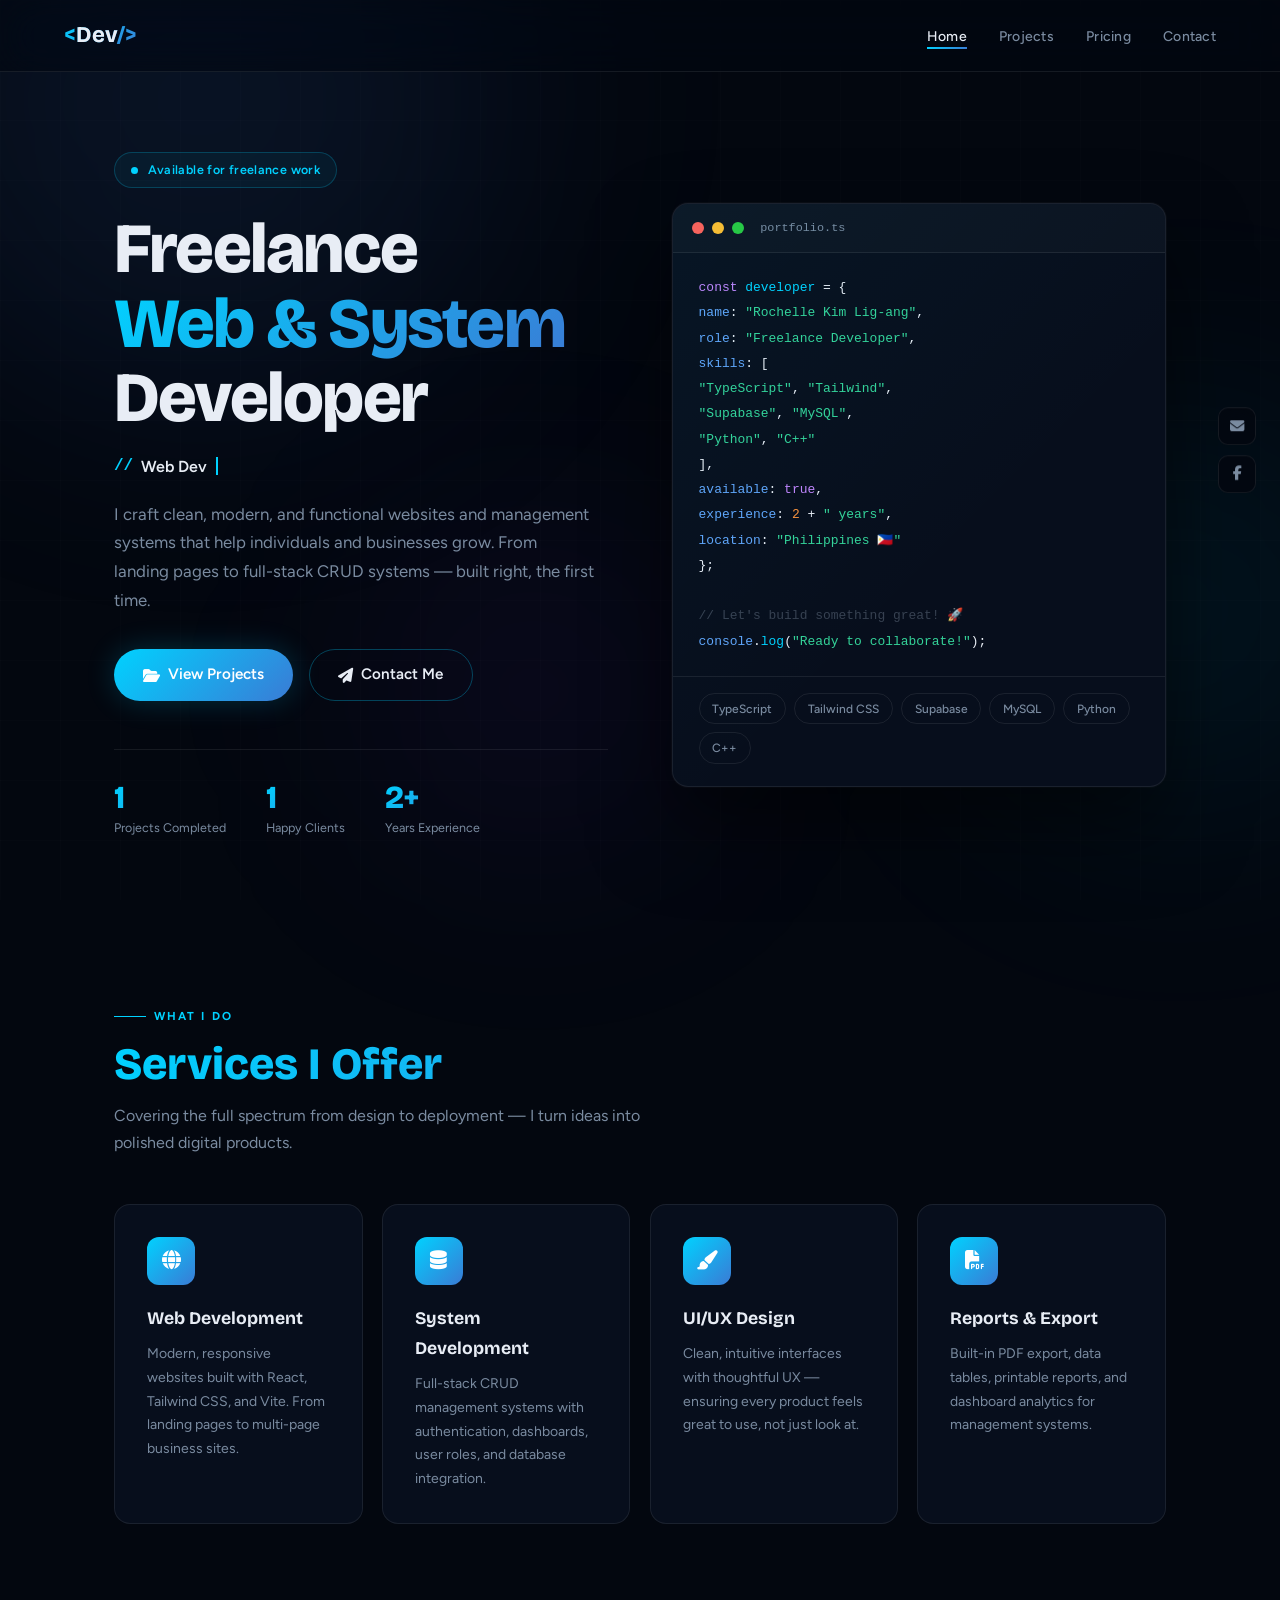
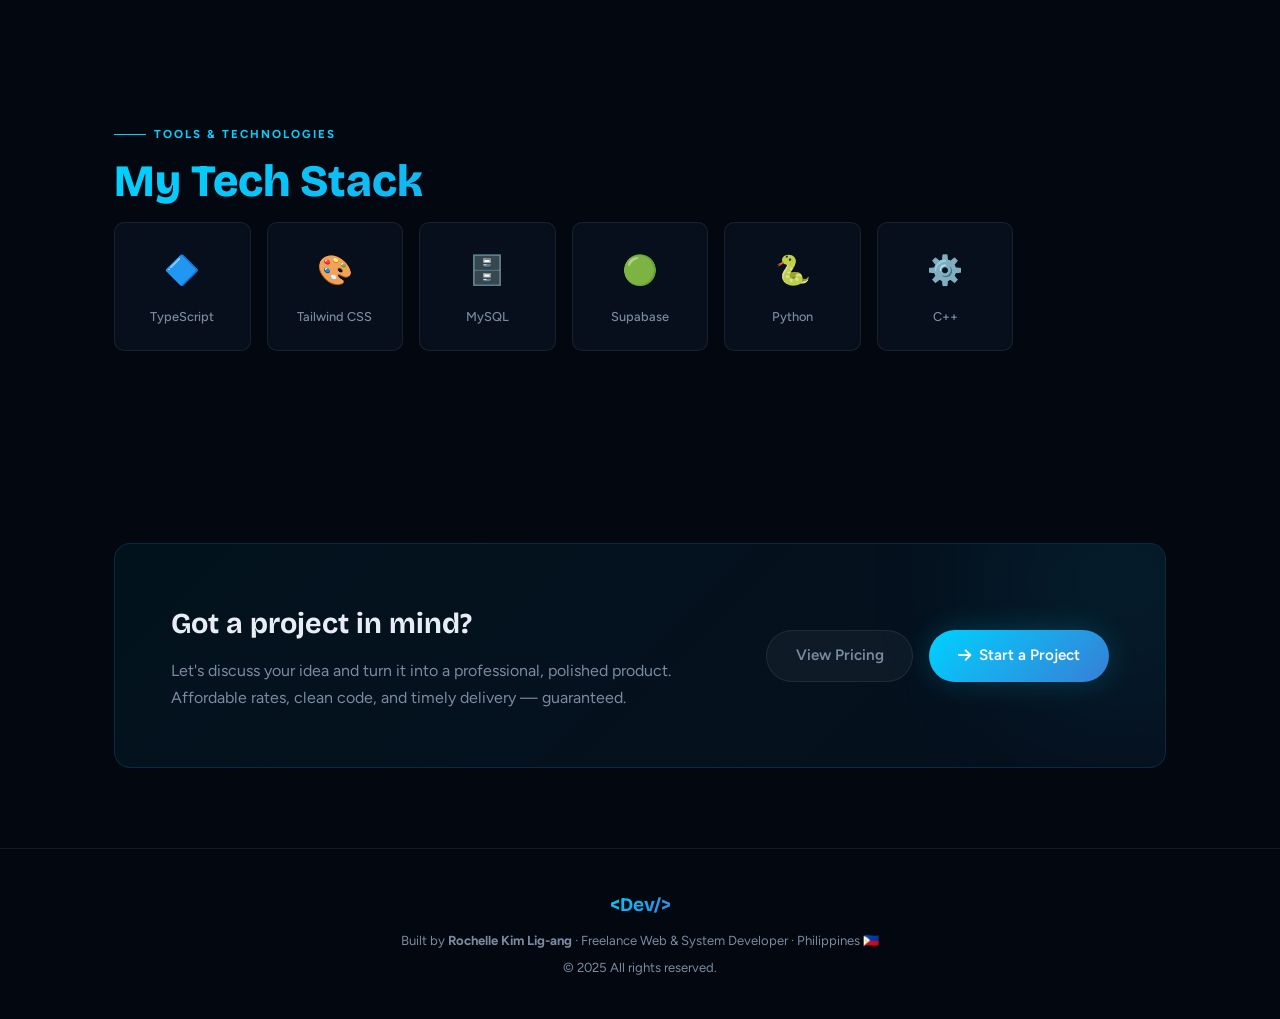
<file: index.html>
<!DOCTYPE html>
<html lang="en">
<head>
<meta charset="UTF-8">
<meta name="viewport" content="width=device-width, initial-scale=1.0">
<title>Home — DevPortfolio</title>
<link rel="icon" type="image/svg+xml" href="favicon.svg">
<link rel="stylesheet" href="style.css">
<link rel="stylesheet" href="https://cdnjs.cloudflare.com/ajax/libs/font-awesome/6.5.0/css/all.min.css">
<style>
/* ── HOME-SPECIFIC ── */
#home {
  min-height: calc(100vh - var(--nav-h));
  display: flex; align-items: center;
  padding: 5rem 0 4rem;
}
.hero-grid {
  display: grid; grid-template-columns: 1fr 1fr;
  gap: 4rem; align-items: center;
}

/* Badge */
.status-badge {
  display: inline-flex; align-items: center; gap: 0.6rem;
  padding: 0.4rem 1rem; border-radius: 99px;
  border: 1px solid rgba(0,210,255,0.22);
  background: rgba(0,210,255,0.05);
  font-size: 0.78rem; color: var(--cyan); font-weight: 600;
  margin-bottom: 1.5rem; letter-spacing: 0.03em;
}
.dot-pulse { width: 7px; height: 7px; border-radius: 50%; background: var(--cyan); animation: pulse 2s infinite; }
@keyframes pulse { 0%,100%{opacity:1;transform:scale(1)} 50%{opacity:0.35;transform:scale(0.75)} }

/* Heading */
h1.hero-title {
  font-family: var(--heading); font-size: clamp(2.8rem, 5.5vw, 4.4rem);
  font-weight: 800; line-height: 1.06; letter-spacing: -0.025em;
  margin-bottom: 1rem;
}
.grad-line { background: var(--grad); -webkit-background-clip: text; -webkit-text-fill-color: transparent; }

/* Typing */
.typing-row {
  display: flex; align-items: center; gap: 0.5rem;
  font-size: 1rem; margin-bottom: 1.2rem; color: var(--muted); min-height: 1.8em;
}
.typing-prefix { color: var(--cyan); font-weight: 600; font-family: monospace; }
#typing-text { color: var(--text); font-weight: 600; }
.cursor {
  display: inline-block; width: 2px; height: 1.1em;
  background: var(--cyan); margin-left: 1px;
  animation: blink 0.9s step-end infinite; vertical-align: text-bottom;
}
@keyframes blink { 50% { opacity: 0; } }

.hero-desc { color: var(--muted); font-size: 1.05rem; max-width: 480px; margin-bottom: 2.2rem; }

.hero-btns { display: flex; gap: 1rem; flex-wrap: wrap; margin-bottom: 3rem; }

/* Stats */
.hero-stats {
  display: flex; gap: 2.5rem;
  padding-top: 2rem; border-top: 1px solid var(--border);
}
.stat-num {
  font-family: var(--heading); font-size: 2rem; font-weight: 800;
  background: var(--grad); -webkit-background-clip: text; -webkit-text-fill-color: transparent;
  line-height: 1;
}
.stat-label { font-size: 0.78rem; color: var(--muted); margin-top: 0.2rem; }

/* Code Window */
.code-window {
  width: 100%; background: var(--bg2);
  border: 1px solid var(--border); border-radius: var(--radius);
  overflow: hidden;
  box-shadow: 0 40px 80px rgba(0,0,0,0.5), 0 0 0 1px rgba(255,255,255,0.03);
  position: relative;
}
.code-window::before {
  content: ''; position: absolute; inset: 0;
  background: linear-gradient(135deg, rgba(0,210,255,0.04) 0%, transparent 60%);
  pointer-events: none;
}
.code-titlebar {
  display: flex; align-items: center; gap: 0.5rem;
  padding: 0.85rem 1.2rem;
  background: rgba(255,255,255,0.02);
  border-bottom: 1px solid var(--border);
}
.cwin-dot { width: 12px; height: 12px; border-radius: 50%; }
.cwin-r { background: #ff5f57; } .cwin-y { background: #febc2e; } .cwin-g { background: #28c840; }
.cwin-name { font-size: 0.74rem; color: var(--muted); margin-left: 0.5rem; font-family: monospace; }
.code-body { padding: 1.4rem 1.6rem; font-family: 'Courier New', monospace; font-size: 0.81rem; line-height: 1.95; }
.code-line { display: block; }
.c-kw { color: #c084fc; } .c-fn { color: #60a5fa; }
.c-str { color: #34d399; } .c-cmt { color: #374151; }
.c-var { color: var(--cyan); } .c-num { color: #fb923c; }

.skills-bar {
  display: flex; flex-wrap: wrap; gap: 0.5rem;
  padding: 1rem 1.6rem 1.4rem;
  border-top: 1px solid var(--border);
}

/* Services section */
#services { padding: 6rem 0; }
.services-grid {
  display: grid; grid-template-columns: repeat(auto-fit, minmax(240px, 1fr));
  gap: 1.2rem; margin-top: 1rem;
}
.service-card {
  padding: 2rem; border-radius: var(--radius);
  background: var(--bg2); border: 1px solid var(--border);
  position: relative; overflow: hidden; transition: all 0.3s;
}
.service-card::after {
  content: ''; position: absolute; bottom: 0; left: 0; right: 0;
  height: 2px; background: var(--grad);
  transform: scaleX(0); transform-origin: left; transition: transform 0.35s;
}
.service-card:hover { transform: translateY(-5px); border-color: rgba(0,210,255,0.2); box-shadow: 0 20px 50px rgba(0,0,0,0.35); }
.service-card:hover::after { transform: scaleX(1); }
.service-icon {
  width: 48px; height: 48px; border-radius: 12px;
  background: var(--grad); display: flex; align-items: center; justify-content: center;
  font-size: 1.2rem; color: #fff; margin-bottom: 1.2rem;
}
.service-title { font-family: var(--heading); font-size: 1.1rem; font-weight: 700; margin-bottom: 0.5rem; }
.service-desc { color: var(--muted); font-size: 0.875rem; }

/* Tech stack */
#techstack { padding: 6rem 0; }
.tech-grid {
  display: grid; grid-template-columns: repeat(auto-fill, minmax(120px, 1fr));
  gap: 1rem; margin-top: 1rem;
}
.tech-item {
  display: flex; flex-direction: column; align-items: center; gap: 0.7rem;
  padding: 1.4rem 1rem; border-radius: var(--radius-sm);
  background: var(--bg2); border: 1px solid var(--border);
  font-size: 0.8rem; color: var(--muted); font-weight: 500;
  transition: all 0.25s; cursor: default;
}
.tech-item:hover { border-color: rgba(0,210,255,0.3); color: var(--text); transform: translateY(-3px); }
.tech-icon { font-size: 1.8rem; }

/* CTA Banner */
.cta-banner {
  margin: 6rem 0 5rem;
  padding: 3.5rem; border-radius: var(--radius);
  background: linear-gradient(135deg, rgba(0,210,255,0.06), rgba(58,123,213,0.08));
  border: 1px solid rgba(0,210,255,0.15);
  display: flex; align-items: center; justify-content: space-between; gap: 2rem;
  position: relative; overflow: hidden;
}
.cta-banner::before {
  content: ''; position: absolute; top: -50%; right: -10%;
  width: 300px; height: 300px; border-radius: 50%;
  background: rgba(0,210,255,0.05); filter: blur(60px);
}
.cta-banner h3 {
  font-family: var(--heading); font-size: 1.8rem; font-weight: 700; margin-bottom: 0.5rem;
}
.cta-banner p { color: var(--muted); max-width: 500px; }

@media (max-width: 768px) {
  .hero-grid { grid-template-columns: 1fr; }
  .code-window { display: none; }
  .hero-stats { gap: 1.5rem; }
  .cta-banner { flex-direction: column; text-align: center; }
}
</style>
</head>
<body>
<div id="loader"><div class="loader-ring"></div></div>
<div class="grid-bg"></div>
<div class="orb orb-1"></div><div class="orb orb-2"></div><div class="orb orb-3"></div>

<!-- Floating Socials -->
<div class="float-socials">
  <a href="mailto:kimligang@gmail.com" class="float-social" title="Email"><i class="fas fa-envelope"></i></a>
  <a href="https://www.facebook.com/rochelle.kim.lig.ang.2024" target="_blank" class="float-social" title="Facebook"><i class="fab fa-facebook-f"></i></a>
</div>

<button id="back-top" onclick="window.scrollTo({top:0,behavior:'smooth'})"><i class="fas fa-chevron-up"></i></button>

<!-- NAV -->
<nav id="navbar">
  <a href="index.html" class="nav-logo">&lt;<em>Dev</em>/&gt;</a>
  <button class="hamburger" id="hamburger"><span></span><span></span><span></span></button>
  <ul class="nav-links" id="nav-links">
    <li><a href="index.html" class="active">Home</a></li>
    <li><a href="projects.html">Projects</a></li>
    <li><a href="pricing.html">Pricing</a></li>
    <li><a href="contact.html">Contact</a></li>
  </ul>
</nav>

<div class="page-wrap">

<!-- ══ HERO ══ -->
<section id="home">
  <div class="container">
    <div class="hero-grid">
      <div class="hero-left page-enter">
        <div class="status-badge"><div class="dot-pulse"></div>Available for freelance work</div>
        <h1 class="hero-title">Freelance<br><span class="grad-line">Web & System</span><br>Developer</h1>
        <div class="typing-row">
          <span class="typing-prefix">// </span>
          <span id="typing-text"></span><span class="cursor"></span>
        </div>
        <p class="hero-desc">I craft clean, modern, and functional websites and management systems that help individuals and businesses grow. From landing pages to full-stack CRUD systems — built right, the first time.</p>
        <div class="hero-btns">
          <a href="projects.html" class="btn btn-primary"><i class="fas fa-folder-open"></i> View Projects</a>
          <a href="contact.html" class="btn btn-outline"><i class="fas fa-paper-plane"></i> Contact Me</a>
        </div>
        <div class="hero-stats">
          <div class="stat-item"><div class="stat-num">1</div><div class="stat-label">Projects Completed</div></div>
          <div class="stat-item"><div class="stat-num">1</div><div class="stat-label">Happy Clients</div></div>
          <div class="stat-item"><div class="stat-num">2+</div><div class="stat-label">Years Experience</div></div>
        </div>
      </div>

      <div class="hero-right page-enter" style="animation-delay:0.15s">
        <div class="code-window">
          <div class="code-titlebar">
            <div class="cwin-dot cwin-r"></div>
            <div class="cwin-dot cwin-y"></div>
            <div class="cwin-dot cwin-g"></div>
            <span class="cwin-name">portfolio.ts</span>
          </div>
          <div class="code-body">
<span class="code-line"><span class="c-kw">const</span> <span class="c-var">developer</span> = {</span>
<span class="code-line">  <span class="c-fn">name</span>: <span class="c-str">"Rochelle Kim Lig-ang"</span>,</span>
<span class="code-line">  <span class="c-fn">role</span>: <span class="c-str">"Freelance Developer"</span>,</span>
<span class="code-line">  <span class="c-fn">skills</span>: [</span>
<span class="code-line">    <span class="c-str">"TypeScript"</span>, <span class="c-str">"Tailwind"</span>,</span>
<span class="code-line">    <span class="c-str">"Supabase"</span>, <span class="c-str">"MySQL"</span>,</span>
<span class="code-line">    <span class="c-str">"Python"</span>, <span class="c-str">"C++"</span></span>
<span class="code-line">  ],</span>
<span class="code-line">  <span class="c-fn">available</span>: <span class="c-kw">true</span>,</span>
<span class="code-line">  <span class="c-fn">experience</span>: <span class="c-num">2</span> + <span class="c-str">" years"</span>,</span>
<span class="code-line">  <span class="c-fn">location</span>: <span class="c-str">"Philippines 🇵🇭"</span></span>
<span class="code-line">};</span>
<span class="code-line">&nbsp;</span>
<span class="code-line"><span class="c-cmt">// Let's build something great! 🚀</span></span>
<span class="code-line"><span class="c-fn">console</span>.<span class="c-var">log</span>(<span class="c-str">"Ready to collaborate!"</span>);</span>
          </div>
          <div class="skills-bar">
            <span class="chip">TypeScript</span>
            <span class="chip">Tailwind CSS</span>
            <span class="chip">Supabase</span>
            <span class="chip">MySQL</span>
            <span class="chip">Python</span>
            <span class="chip">C++</span>
          </div>
        </div>
      </div>
    </div>
  </div>
</section>

<!-- ══ SERVICES ══ -->
<section id="services">
  <div class="container">
    <div class="reveal"><div class="section-label">What I Do</div></div>
    <h2 class="section-title reveal">Services I Offer</h2>
    <p class="section-sub reveal">Covering the full spectrum from design to deployment — I turn ideas into polished digital products.</p>
    <div class="services-grid">
      <div class="service-card reveal">
        <div class="service-icon"><i class="fas fa-globe"></i></div>
        <div class="service-title">Web Development</div>
        <p class="service-desc">Modern, responsive websites built with React, Tailwind CSS, and Vite. From landing pages to multi-page business sites.</p>
      </div>
      <div class="service-card reveal delay-1">
        <div class="service-icon"><i class="fas fa-database"></i></div>
        <div class="service-title">System Development</div>
        <p class="service-desc">Full-stack CRUD management systems with authentication, dashboards, user roles, and database integration.</p>
      </div>
      <div class="service-card reveal delay-2">
        <div class="service-icon"><i class="fas fa-paint-brush"></i></div>
        <div class="service-title">UI/UX Design</div>
        <p class="service-desc">Clean, intuitive interfaces with thoughtful UX — ensuring every product feels great to use, not just look at.</p>
      </div>
      <div class="service-card reveal delay-3">
        <div class="service-icon"><i class="fas fa-file-pdf"></i></div>
        <div class="service-title">Reports & Export</div>
        <p class="service-desc">Built-in PDF export, data tables, printable reports, and dashboard analytics for management systems.</p>
      </div>
    </div>
  </div>
</section>

<!-- ══ TECH STACK ══ -->
<section id="techstack">
  <div class="container">
    <div class="reveal"><div class="section-label">Tools & Technologies</div></div>
    <h2 class="section-title reveal">My Tech Stack</h2>
    <div class="tech-grid">
      
      <div class="tech-item reveal"><span class="tech-icon">🔷</span>TypeScript</div>
      <div class="tech-item reveal delay-1"><span class="tech-icon">🎨</span>Tailwind CSS</div>
      
      
      <div class="tech-item reveal delay-2"><span class="tech-icon">🗄️</span>MySQL</div>
      <div class="tech-item reveal delay-3"><span class="tech-icon">🟢</span>Supabase</div>
      <div class="tech-item reveal"><span class="tech-icon">🐍</span>Python</div>
      <div class="tech-item reveal delay-1"><span class="tech-icon">⚙️</span>C++</div>
      
      
      
    </div>
  </div>
</section>

<!-- ══ CTA BANNER ══ -->
<div class="container">
  <div class="cta-banner reveal">
    <div>
      <h3>Got a project in mind?</h3>
      <p>Let's discuss your idea and turn it into a professional, polished product. Affordable rates, clean code, and timely delivery — guaranteed.</p>
    </div>
    <div style="display:flex;gap:1rem;flex-shrink:0;flex-wrap:wrap">
      <a href="pricing.html" class="btn btn-ghost">View Pricing</a>
      <a href="contact.html" class="btn btn-primary"><i class="fas fa-arrow-right"></i> Start a Project</a>
    </div>
  </div>
</div>

</div><!-- end page-wrap -->

<!-- FOOTER -->
<footer>
  <div class="container">
    <div class="footer-logo">&lt;Dev/&gt;</div>
    <p>Built by <strong>Rochelle Kim Lig-ang</strong> · Freelance Web & System Developer · Philippines 🇵🇭</p>
    <p style="margin-top:0.3rem">© 2025 All rights reserved.</p>
  </div>
</footer>

<script>
// Hide loader on load or after 1.5s max (fallback)
const hideLoader = () => document.getElementById('loader').classList.add('gone');
window.addEventListener('load', () => setTimeout(hideLoader, 300));
setTimeout(hideLoader, 1500);

window.addEventListener('scroll', () => {
  document.getElementById('navbar').classList.toggle('scrolled', scrollY > 40);
  document.getElementById('back-top').classList.toggle('visible', scrollY > 400);
});

const ham = document.getElementById('hamburger');
const nl = document.getElementById('nav-links');
ham.addEventListener('click', () => {
  nl.classList.toggle('open');
  const sp = ham.querySelectorAll('span');
  if (nl.classList.contains('open')) {
    sp[0].style.transform = 'rotate(45deg) translate(5px,5px)';
    sp[1].style.opacity = '0';
    sp[2].style.transform = 'rotate(-45deg) translate(5px,-5px)';
  } else { sp.forEach(s => { s.style.transform = ''; s.style.opacity = ''; }); }
});
nl.querySelectorAll('a').forEach(a => a.addEventListener('click', () => {
  nl.classList.remove('open');
  ham.querySelectorAll('span').forEach(s => { s.style.transform = ''; s.style.opacity = ''; });
}));

// Typing
const skills = ['Web Development','System Development','UI/UX Design','Responsive Websites','CRUD Systems','Database Design'];
let si=0,ci=0,del=false;
const el = document.getElementById('typing-text');
function type() {
  const w = skills[si];
  el.textContent = del ? w.substring(0,ci--) : w.substring(0,ci++);
  let d = del ? 55 : 85;
  if (!del && ci===w.length+1) { d=1800; del=true; }
  if (del && ci===0) { del=false; si=(si+1)%skills.length; d=400; }
  setTimeout(type, d);
}
setTimeout(type, 900);

// Reveal
const obs = new IntersectionObserver(entries => {
  entries.forEach(e => { if (e.isIntersecting) { e.target.classList.add('visible'); obs.unobserve(e.target); } });
}, { threshold: 0.1 });
document.querySelectorAll('.reveal').forEach(el => obs.observe(el));</script>
</body>
</html>
</file>
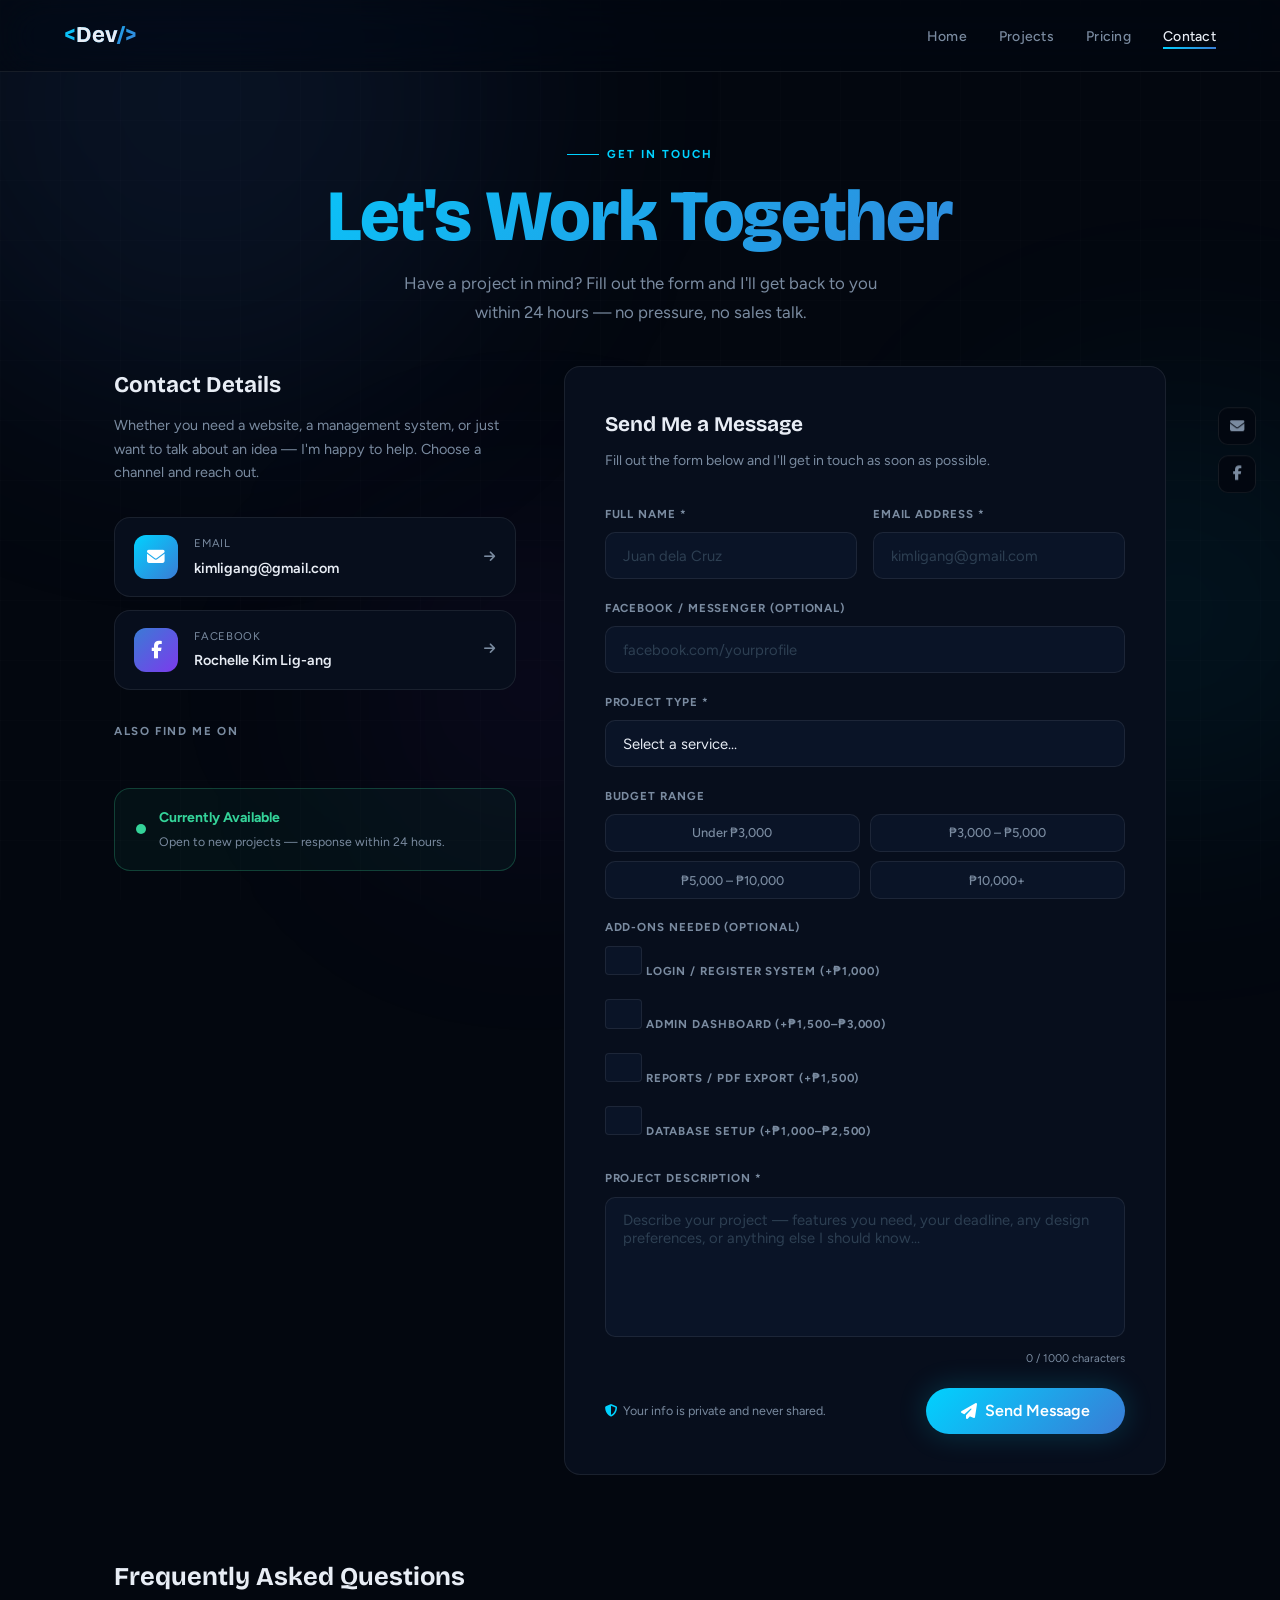
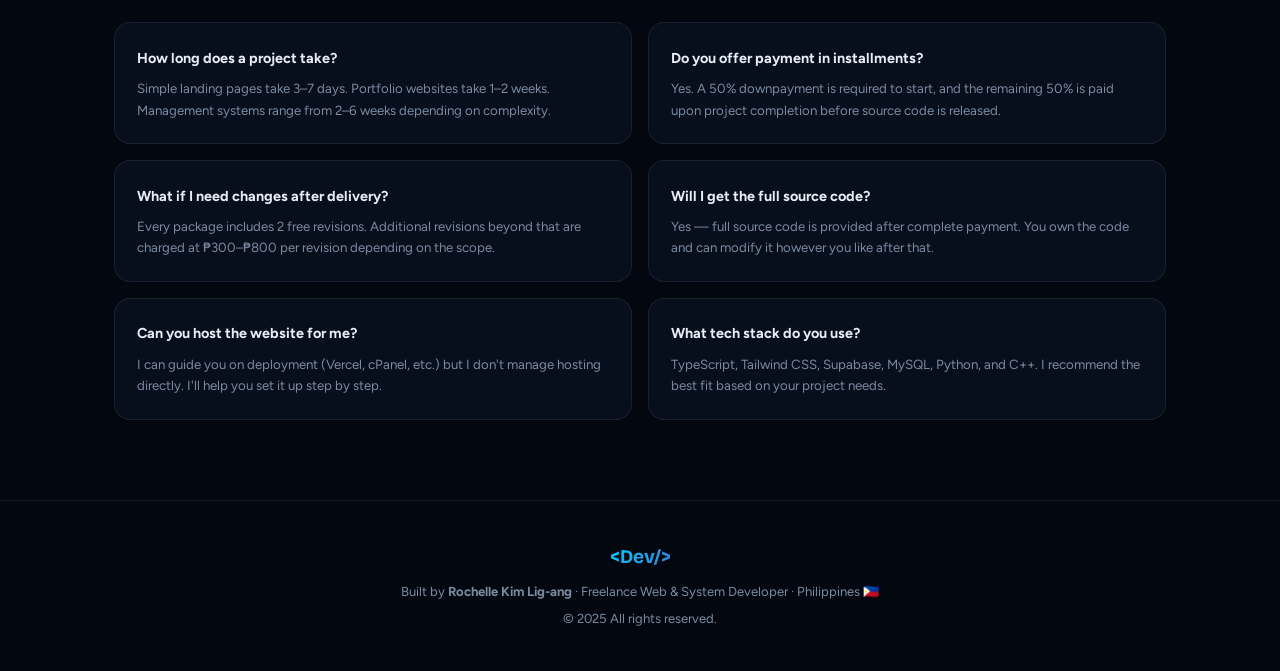
<file: contact.html>
<!DOCTYPE html>
<html lang="en">
<head>
<meta charset="UTF-8">
<meta name="viewport" content="width=device-width, initial-scale=1.0">
<title>Contact — DevPortfolio</title>
<link rel="icon" type="image/svg+xml" href="favicon.svg">
<link rel="stylesheet" href="style.css">
<link rel="stylesheet" href="https://cdnjs.cloudflare.com/ajax/libs/font-awesome/6.5.0/css/all.min.css">
<style>
/* ── CONTACT PAGE ── */
.page-hero {
  padding: 4rem 0 2.5rem;
  text-align: center;
}
.page-hero p { color: var(--muted); font-size: 1.05rem; max-width: 520px; margin: 0.8rem auto 0; }

/* Main layout */
.contact-layout {
  display: grid;
  grid-template-columns: 1fr 1.5fr;
  gap: 3rem;
  margin-bottom: 5rem;
  align-items: start;
}

/* Info panel */
.info-panel { position: sticky; top: calc(var(--nav-h) + 2rem); }
.info-panel h3 {
  font-family: var(--heading); font-size: 1.4rem; font-weight: 700;
  margin-bottom: 0.6rem;
}
.info-panel > p { color: var(--muted); font-size: 0.9rem; margin-bottom: 2rem; line-height: 1.65; }

.contact-cards { display: flex; flex-direction: column; gap: 0.8rem; margin-bottom: 2rem; }
.contact-card {
  display: flex; align-items: center; gap: 1rem;
  padding: 1rem 1.2rem; border-radius: var(--radius);
  background: var(--bg2); border: 1px solid var(--border);
  text-decoration: none; color: var(--text); transition: all 0.25s;
}
.contact-card:hover {
  border-color: rgba(0,210,255,0.3);
  background: rgba(0,210,255,0.04);
  transform: translateX(4px);
}
.contact-card-icon {
  width: 44px; height: 44px; border-radius: 12px; flex-shrink: 0;
  background: var(--grad); display: flex; align-items: center;
  justify-content: center; font-size: 1.1rem; color: #fff;
}
.contact-card-label { font-size: 0.7rem; color: var(--muted); margin-bottom: 0.15rem; text-transform: uppercase; letter-spacing: 0.06em; }
.contact-card-val { font-weight: 600; font-size: 0.9rem; }

/* Social links */
.social-section h4 {
  font-size: 0.72rem; font-weight: 700; letter-spacing: 0.14em;
  text-transform: uppercase; color: var(--muted);
  margin-bottom: 0.9rem;
}
.social-row { display: flex; gap: 0.7rem; flex-wrap: wrap; }
.social-btn {
  display: flex; align-items: center; gap: 0.5rem;
  padding: 0.5rem 1rem; border-radius: 99px;
  background: var(--bg2); border: 1px solid var(--border);
  color: var(--muted); font-size: 0.8rem; font-weight: 500;
  text-decoration: none; cursor: pointer; transition: all 0.2s;
}
.social-btn:hover { background: var(--grad); color: #fff; border-color: transparent; transform: translateY(-2px); }

/* Availability badge */
.avail-box {
  margin-top: 2rem; padding: 1.1rem 1.3rem;
  border-radius: var(--radius); border: 1px solid rgba(52,211,153,0.25);
  background: rgba(52,211,153,0.05);
  display: flex; align-items: center; gap: 0.8rem;
}
.avail-dot { width: 10px; height: 10px; border-radius: 50%; background: #34d399; flex-shrink: 0; animation: pulse2 2s infinite; }
@keyframes pulse2 { 0%,100%{box-shadow:0 0 0 0 rgba(52,211,153,0.4)} 50%{box-shadow:0 0 0 6px rgba(52,211,153,0)} }
.avail-title { font-weight: 700; font-size: 0.875rem; color: #34d399; }
.avail-sub { font-size: 0.77rem; color: var(--muted); margin-top: 0.1rem; }

/* Contact form */
.contact-form-wrap {
  background: var(--bg2); border: 1px solid var(--border);
  border-radius: var(--radius); padding: 2.5rem;
}
.form-header { margin-bottom: 2rem; }
.form-header h3 { font-family: var(--heading); font-size: 1.3rem; font-weight: 700; margin-bottom: 0.4rem; }
.form-header p { color: var(--muted); font-size: 0.875rem; }

.form-row { display: grid; grid-template-columns: 1fr 1fr; gap: 1rem; }
.form-group { margin-bottom: 1.2rem; }
.form-group label {
  display: block; font-size: 0.72rem; font-weight: 700;
  color: var(--muted); margin-bottom: 0.5rem;
  letter-spacing: 0.08em; text-transform: uppercase;
}
.form-group input,
.form-group textarea,
.form-group select {
  width: 100%; padding: 0.85rem 1.1rem;
  background: var(--bg3); border: 1px solid var(--border);
  border-radius: var(--radius-sm); color: var(--text);
  font-family: var(--body); font-size: 0.925rem;
  outline: none; transition: border-color 0.2s, box-shadow 0.2s;
  resize: none; appearance: none;
}
.form-group input:focus,
.form-group textarea:focus,
.form-group select:focus {
  border-color: rgba(0,210,255,0.4);
  box-shadow: 0 0 0 3px rgba(0,210,255,0.07);
}
.form-group input::placeholder,
.form-group textarea::placeholder { color: #2d3f52; }
.form-group textarea { height: 140px; }

.budget-grid { display: grid; grid-template-columns: repeat(2, 1fr); gap: 0.6rem; }
.budget-opt {
  padding: 0.65rem 0.9rem; border-radius: var(--radius-sm);
  border: 1px solid var(--border); background: var(--bg3);
  color: var(--muted); font-size: 0.8rem; font-weight: 500;
  cursor: pointer; transition: all 0.2s; text-align: center;
  font-family: var(--body);
}
.budget-opt:hover { border-color: rgba(0,210,255,0.3); color: var(--text); }
.budget-opt.selected { border-color: rgba(0,210,255,0.5); background: rgba(0,210,255,0.08); color: var(--cyan); }

.checkbox-group { display: flex; flex-direction: column; gap: 0.6rem; }
.checkbox-item {
  display: flex; align-items: center; gap: 0.7rem;
  font-size: 0.875rem; color: var(--muted); cursor: pointer;
}
.checkbox-item input[type="checkbox"] {
  width: 16px; height: 16px; accent-color: var(--cyan);
  cursor: pointer; border-radius: 4px;
}

.char-count { font-size: 0.7rem; color: var(--muted); text-align: right; margin-top: 0.3rem; }

.submit-row {
  display: flex; align-items: center; justify-content: space-between;
  gap: 1rem; margin-top: 0.5rem; flex-wrap: wrap;
}
.submit-note { font-size: 0.78rem; color: var(--muted); display: flex; align-items: center; gap: 0.4rem; }
.submit-note i { color: var(--cyan); }

.btn-submit { padding: 0.85rem 2.2rem; font-size: 1rem; }
.btn-submit.loading { opacity: 0.7; cursor: not-allowed; }

/* Success state */
.form-success-box {
  display: none; text-align: center; padding: 3rem 2rem;
  animation: fadeUp 0.5s ease both;
}
.success-icon {
  width: 64px; height: 64px; border-radius: 50%;
  background: linear-gradient(135deg, #34d399, #059669);
  display: flex; align-items: center; justify-content: center;
  font-size: 1.8rem; margin: 0 auto 1.2rem;
}
.form-success-box h3 { font-family: var(--heading); font-size: 1.4rem; font-weight: 700; margin-bottom: 0.5rem; }
.form-success-box p { color: var(--muted); font-size: 0.9rem; margin-bottom: 1.5rem; }

/* FAQ */
.faq-section { margin-bottom: 5rem; }
.faq-section h2 { font-family: var(--heading); font-size: 1.6rem; font-weight: 700; margin-bottom: 1.5rem; }
.faq-grid { display: grid; grid-template-columns: 1fr 1fr; gap: 1rem; }
.faq-item {
  padding: 1.4rem; border-radius: var(--radius);
  background: var(--bg2); border: 1px solid var(--border);
  transition: border-color 0.2s;
}
.faq-item:hover { border-color: rgba(0,210,255,0.18); }
.faq-q { font-weight: 700; font-size: 0.9rem; margin-bottom: 0.5rem; }
.faq-a { color: var(--muted); font-size: 0.83rem; line-height: 1.6; }

@media (max-width: 900px) {
  .contact-layout { grid-template-columns: 1fr; }
  .info-panel { position: static; }
  .faq-grid { grid-template-columns: 1fr; }
  .form-row { grid-template-columns: 1fr; }
}
@media (max-width: 560px) {
  .budget-grid { grid-template-columns: 1fr; }
  .contact-form-wrap { padding: 1.5rem; }
  .submit-row { flex-direction: column; align-items: stretch; }
}
</style>
</head>
<body>
<div id="loader"><div class="loader-ring"></div></div>
<div class="grid-bg"></div>
<div class="orb orb-1"></div><div class="orb orb-2"></div><div class="orb orb-3"></div>

<div class="float-socials">
  <a href="mailto:kimligang@gmail.com" class="float-social"><i class="fas fa-envelope"></i></a>
  <a href="https://www.facebook.com/rochelle.kim.lig.ang.2024" target="_blank" class="float-social"><i class="fab fa-facebook-f"></i></a>
</div>
<button id="back-top" onclick="window.scrollTo({top:0,behavior:'smooth'})"><i class="fas fa-chevron-up"></i></button>

<nav id="navbar">
  <a href="index.html" class="nav-logo">&lt;<em>Dev</em>/&gt;</a>
  <button class="hamburger" id="hamburger"><span></span><span></span><span></span></button>
  <ul class="nav-links" id="nav-links">
    <li><a href="index.html">Home</a></li>
    <li><a href="projects.html">Projects</a></li>
    <li><a href="pricing.html">Pricing</a></li>
    <li><a href="contact.html" class="active">Contact</a></li>
  </ul>
</nav>

<div class="page-wrap">
<div class="container">

  <!-- PAGE HERO -->
  <div class="page-hero page-enter">
    <div class="section-label" style="justify-content:center; margin-bottom:0.8rem">Get In Touch</div>
    <h1 class="page-title">Let's Work Together</h1>
    <p>Have a project in mind? Fill out the form and I'll get back to you within 24 hours — no pressure, no sales talk.</p>
  </div>

  <!-- CONTACT LAYOUT -->
  <div class="contact-layout">

    <!-- INFO PANEL -->
    <div class="info-panel reveal">
      <h3>Contact Details</h3>
      <p>Whether you need a website, a management system, or just want to talk about an idea — I'm happy to help. Choose a channel and reach out.</p>

      <div class="contact-cards">
        <a href="mailto:kimligang@gmail.com" class="contact-card">
          <div class="contact-card-icon"><i class="fas fa-envelope"></i></div>
          <div>
            <div class="contact-card-label">Email</div>
            <div class="contact-card-val">kimligang@gmail.com</div>
          </div>
          <i class="fas fa-arrow-right" style="margin-left:auto;color:var(--muted);font-size:0.8rem"></i>
        </a>
        <a href="https://www.facebook.com/rochelle.kim.lig.ang.2024" target="_blank" class="contact-card">
          <div class="contact-card-icon" style="background:linear-gradient(135deg,#3a7bd5,#7c3aed)"><i class="fab fa-facebook-f"></i></div>
          <div>
            <div class="contact-card-label">Facebook</div>
            <div class="contact-card-val">Rochelle Kim Lig-ang</div>
          </div>
          <i class="fas fa-arrow-right" style="margin-left:auto;color:var(--muted);font-size:0.8rem"></i>
        </a>
      </div>

      <div class="social-section">
        <h4>Also Find Me On</h4>
        <div class="social-row">
        </div>
      </div>

      <div class="avail-box">
        <div class="avail-dot"></div>
        <div>
          <div class="avail-title">Currently Available</div>
          <div class="avail-sub">Open to new projects — response within 24 hours.</div>
        </div>
      </div>
    </div>

    <!-- FORM PANEL -->
    <div class="contact-form-wrap reveal delay-2">

      <div id="form-area">
        <div class="form-header">
          <h3>Send Me a Message</h3>
          <p>Fill out the form below and I'll get in touch as soon as possible.</p>
        </div>

        <div class="form-row">
          <div class="form-group">
            <label>Full Name *</label>
            <input type="text" id="f-name" placeholder="Juan dela Cruz">
          </div>
          <div class="form-group">
            <label>Email Address *</label>
            <input type="email" id="f-email" placeholder="kimligang@gmail.com">
          </div>
        </div>

        <div class="form-group">
          <label>Facebook / Messenger (optional)</label>
          <input type="text" id="f-fb" placeholder="facebook.com/yourprofile">
        </div>

        <div class="form-group">
          <label>Project Type *</label>
          <select id="f-type">
            <option value="" disabled selected>Select a service...</option>
            <optgroup label="🌐 Website Packages">
              <option>Basic Landing Page — ₱2,500</option>
              <option>Portfolio Website — ₱4,000</option>
              <option>Business Website — ₱5,500</option>
            </optgroup>
            <optgroup label="💻 System Packages">
              <option>Starter CRUD System — ₱4,500</option>
              <option>Basic Management System — ₱7,000</option>
              <option>Standard System Package — ₱10,000</option>
            </optgroup>
            <option value="custom">Custom / Not sure yet</option>
          </select>
        </div>

        <div class="form-group">
          <label>Budget Range</label>
          <div class="budget-grid" id="budget-grid">
            <button class="budget-opt" onclick="selectBudget(this)">Under ₱3,000</button>
            <button class="budget-opt" onclick="selectBudget(this)">₱3,000 – ₱5,000</button>
            <button class="budget-opt" onclick="selectBudget(this)">₱5,000 – ₱10,000</button>
            <button class="budget-opt" onclick="selectBudget(this)">₱10,000+</button>
          </div>
        </div>

        <div class="form-group">
          <label>Add-ons Needed (optional)</label>
          <div class="checkbox-group">
            <label class="checkbox-item"><input type="checkbox"> Login / Register System (+₱1,000)</label>
            <label class="checkbox-item"><input type="checkbox"> Admin Dashboard (+₱1,500–₱3,000)</label>
            <label class="checkbox-item"><input type="checkbox"> Reports / PDF Export (+₱1,500)</label>
            <label class="checkbox-item"><input type="checkbox"> Database Setup (+₱1,000–₱2,500)</label>
          </div>
        </div>

        <div class="form-group">
          <label>Project Description *</label>
          <textarea id="f-msg" placeholder="Describe your project — features you need, your deadline, any design preferences, or anything else I should know..." oninput="countChars(this)"></textarea>
          <div class="char-count" id="char-count">0 / 1000 characters</div>
        </div>

        <div class="submit-row">
          <div class="submit-note">
            <i class="fas fa-shield-alt"></i>
            Your info is private and never shared.
          </div>
          <button class="btn btn-primary btn-submit" id="submit-btn" onclick="submitForm()">
            <i class="fas fa-paper-plane"></i> Send Message
          </button>
        </div>
      </div>

      <!-- SUCCESS STATE -->
      <div class="form-success-box" id="form-success">
        <div class="success-icon">✅</div>
        <h3>Message Sent!</h3>
        <p>Thank you for reaching out. I'll review your project details and get back to you within <strong>24 hours</strong>.</p>
        <a href="projects.html" class="btn btn-outline"><i class="fas fa-folder-open"></i> View My Projects</a>
      </div>

    </div>
  </div>

  <!-- FAQ SECTION -->
  <div class="faq-section reveal">
    <h2>Frequently Asked Questions</h2>
    <div class="faq-grid">
      <div class="faq-item">
        <div class="faq-q">How long does a project take?</div>
        <div class="faq-a">Simple landing pages take 3–7 days. Portfolio websites take 1–2 weeks. Management systems range from 2–6 weeks depending on complexity.</div>
      </div>
      <div class="faq-item">
        <div class="faq-q">Do you offer payment in installments?</div>
        <div class="faq-a">Yes. A 50% downpayment is required to start, and the remaining 50% is paid upon project completion before source code is released.</div>
      </div>
      <div class="faq-item">
        <div class="faq-q">What if I need changes after delivery?</div>
        <div class="faq-a">Every package includes 2 free revisions. Additional revisions beyond that are charged at ₱300–₱800 per revision depending on the scope.</div>
      </div>
      <div class="faq-item">
        <div class="faq-q">Will I get the full source code?</div>
        <div class="faq-a">Yes — full source code is provided after complete payment. You own the code and can modify it however you like after that.</div>
      </div>
      <div class="faq-item">
        <div class="faq-q">Can you host the website for me?</div>
        <div class="faq-a">I can guide you on deployment (Vercel, cPanel, etc.) but I don't manage hosting directly. I'll help you set it up step by step.</div>
      </div>
      <div class="faq-item">
        <div class="faq-q">What tech stack do you use?</div>
        <div class="faq-a">TypeScript, Tailwind CSS, Supabase, MySQL, Python, and C++. I recommend the best fit based on your project needs.</div>
      </div>
    </div>
  </div>

</div><!-- end container -->
</div><!-- end page-wrap -->

<footer>
  <div class="container">
    <div class="footer-logo">&lt;Dev/&gt;</div>
    <p>Built by <strong>Rochelle Kim Lig-ang</strong> · Freelance Web & System Developer · Philippines 🇵🇭</p>
    <p style="margin-top:0.3rem">© 2025 All rights reserved.</p>
  </div>
</footer>

<script>
// Hide loader immediately — don't wait for external fonts/icons
const hideLoader = () => document.getElementById('loader').classList.add('gone');
document.addEventListener('DOMContentLoaded', hideLoader);
setTimeout(hideLoader, 800);
window.addEventListener('scroll', () => {
  document.getElementById('navbar').classList.toggle('scrolled', scrollY > 40);
  document.getElementById('back-top').classList.toggle('visible', scrollY > 400);
});

const ham = document.getElementById('hamburger'), nl = document.getElementById('nav-links');
ham.addEventListener('click', () => {
  nl.classList.toggle('open');
  const sp = ham.querySelectorAll('span');
  if (nl.classList.contains('open')) {
    sp[0].style.transform='rotate(45deg) translate(5px,5px)';
    sp[1].style.opacity='0';
    sp[2].style.transform='rotate(-45deg) translate(5px,-5px)';
  } else { sp.forEach(s=>{s.style.transform='';s.style.opacity='';}); }
});
nl.querySelectorAll('a').forEach(a => a.addEventListener('click', () => {
  nl.classList.remove('open');
  ham.querySelectorAll('span').forEach(s=>{s.style.transform='';s.style.opacity='';});
}));

function selectBudget(el) {
  document.querySelectorAll('.budget-opt').forEach(b => b.classList.remove('selected'));
  el.classList.add('selected');
}

function countChars(el) {
  const len = el.value.length;
  document.getElementById('char-count').textContent = len + ' / 1000 characters';
  if (len > 1000) el.value = el.value.substring(0, 1000);
}

async function submitForm() {
  const name = document.getElementById('f-name').value.trim();
  const email = document.getElementById('f-email').value.trim();
  const type = document.getElementById('f-type').value;
  const msg = document.getElementById('f-msg').value.trim();

  if (!name) { alert('Please enter your name.'); return; }
  if (!email || !email.includes('@')) { alert('Please enter a valid email address.'); return; }
  if (!type) { alert('Please select a project type.'); return; }
  if (!msg) { alert('Please describe your project.'); return; }

  const btn = document.getElementById('submit-btn');
  btn.classList.add('loading');
  btn.innerHTML = '<i class="fas fa-spinner fa-spin"></i> Sending...';
  btn.disabled = true;

  // Get selected budget
  const budget = document.querySelector('.budget-opt.selected')?.textContent || 'Not specified';

  // Get selected addons
  const addons = [...document.querySelectorAll('.checkbox-item input:checked')]
    .map(cb => cb.parentElement.textContent.trim()).join(', ') || 'None';

  try {
    const response = await fetch('https://formspree.io/f/xwvynjwr', {
      method: 'POST',
      headers: { 'Content-Type': 'application/json', 'Accept': 'application/json' },
      body: JSON.stringify({
        name,
        email,
        facebook: document.getElementById('f-fb').value.trim() || 'Not provided',
        project_type: type,
        budget,
        addons,
        message: msg
      })
    });

    if (response.ok) {
      document.getElementById('form-area').style.display = 'none';
      document.getElementById('form-success').style.display = 'block';
    } else {
      btn.classList.remove('loading');
      btn.innerHTML = '<i class="fas fa-paper-plane"></i> Send Message';
      btn.disabled = false;
      alert('Something went wrong. Please try again or email me directly at kimligang@gmail.com');
    }
  } catch (err) {
    btn.classList.remove('loading');
    btn.innerHTML = '<i class="fas fa-paper-plane"></i> Send Message';
    btn.disabled = false;
    alert('Network error. Please try again or email me directly at kimligang@gmail.com');
  }
}

const obs = new IntersectionObserver(entries => {
  entries.forEach(e => { if (e.isIntersecting) { e.target.classList.add('visible'); obs.unobserve(e.target); } });
}, { threshold: 0.08 });
document.querySelectorAll('.reveal').forEach(el => obs.observe(el));</script>
</body>
</html>
</file>
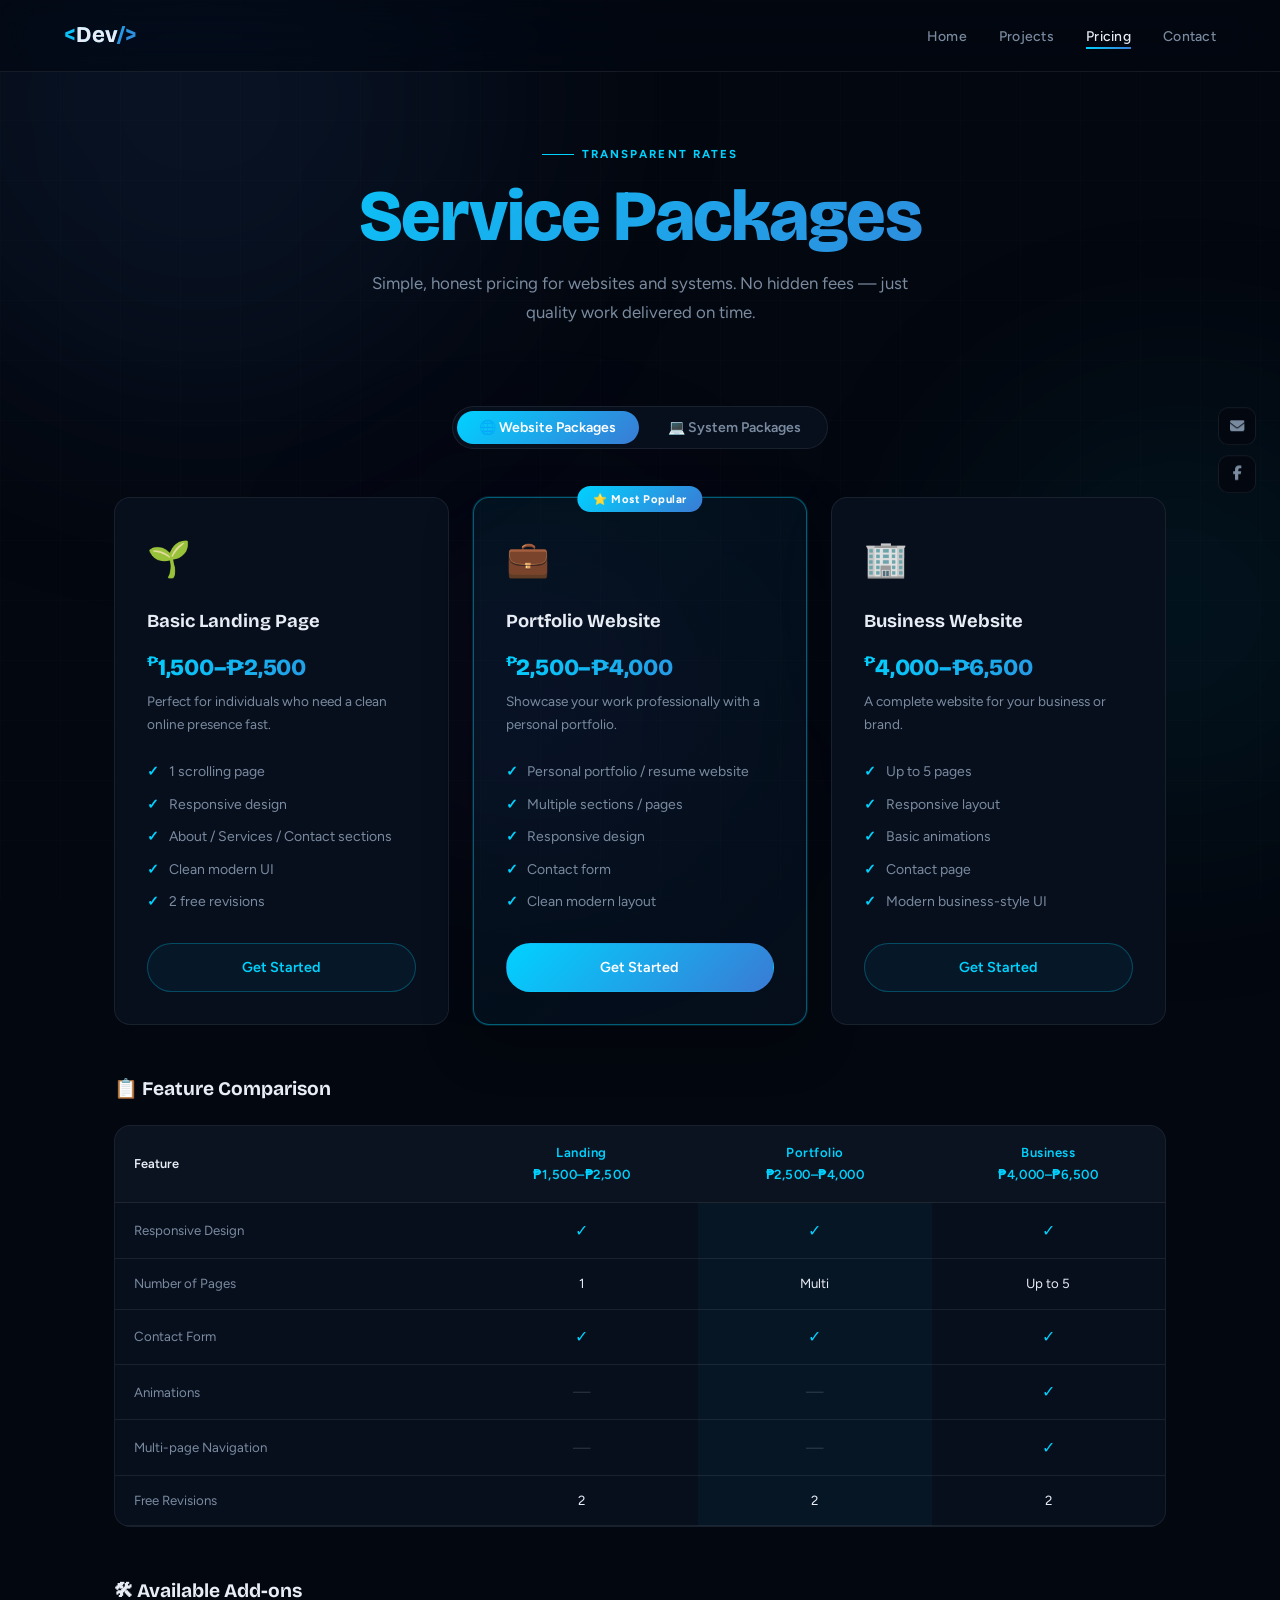
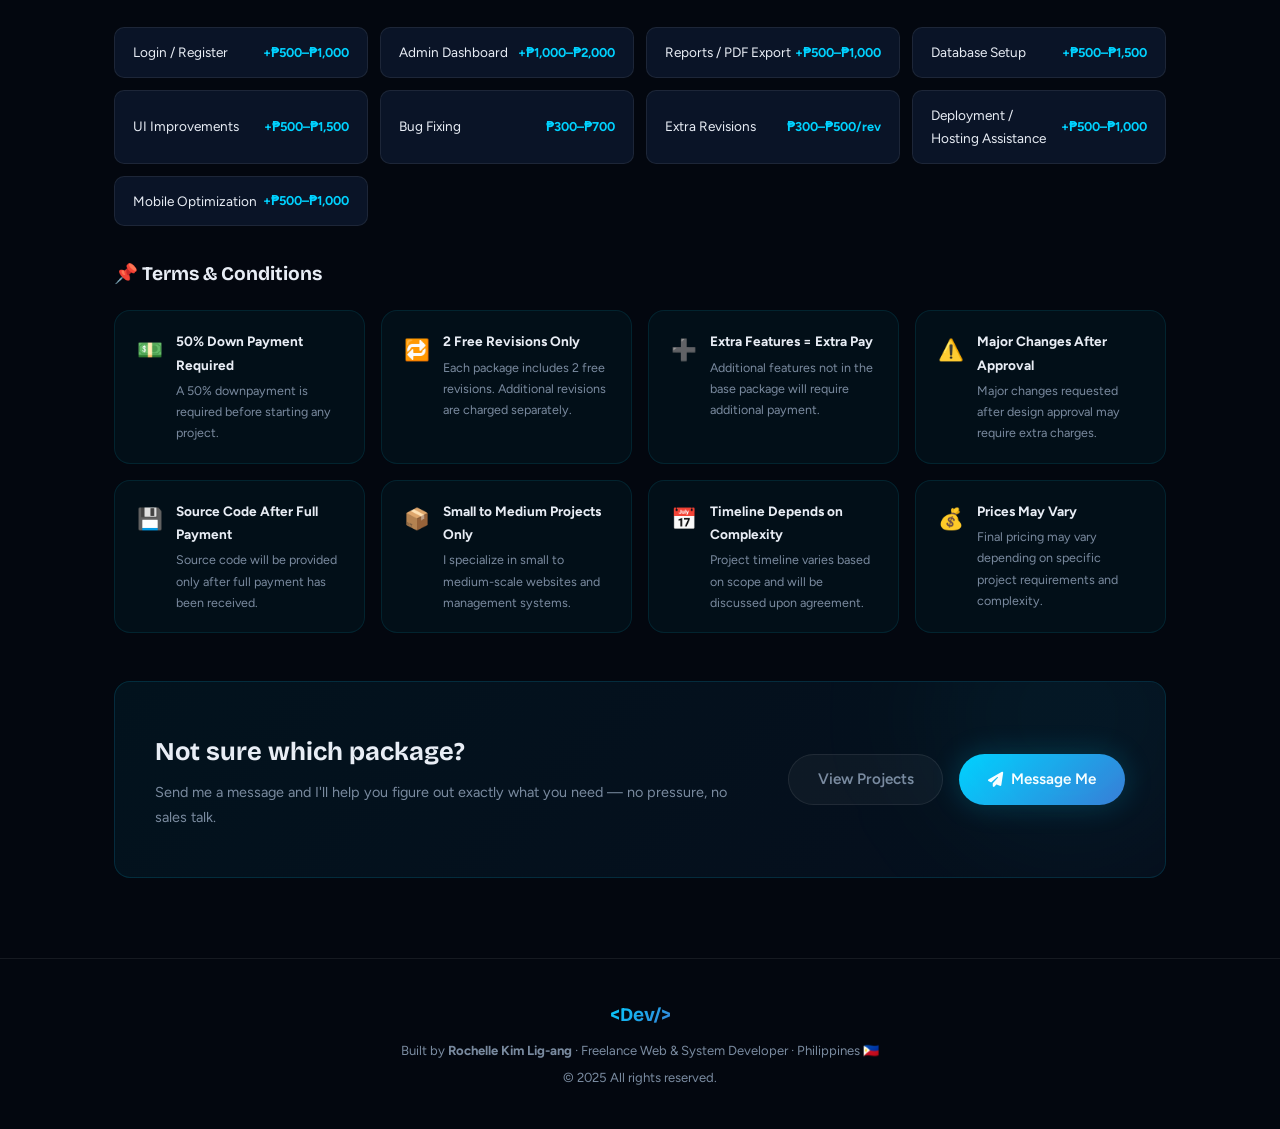
<file: pricing.html>
<!DOCTYPE html>
<html lang="en">
<head>
<meta charset="UTF-8">
<meta name="viewport" content="width=device-width, initial-scale=1.0">
<title>Pricing — DevPortfolio</title>
<link rel="icon" type="image/svg+xml" href="favicon.svg">
<link rel="stylesheet" href="style.css">
<link rel="stylesheet" href="https://cdnjs.cloudflare.com/ajax/libs/font-awesome/6.5.0/css/all.min.css">
<style>
/* ── PRICING PAGE ── */
.page-hero {
  padding: 4rem 0 2.5rem;
  text-align: center;
}
.page-hero p { color: var(--muted); font-size: 1.05rem; max-width: 540px; margin: 0.8rem auto 0; }

/* Tabs */
.pricing-tabs {
  display: flex; gap: 0.4rem;
  background: var(--bg2); border: 1px solid var(--border);
  border-radius: 99px; padding: 4px; width: fit-content;
  margin: 2.5rem auto 3rem;
}
.tab-btn {
  padding: 0.5rem 1.4rem; border-radius: 99px;
  font-size: 0.875rem; font-weight: 600; cursor: pointer;
  background: none; border: none; color: var(--muted);
  font-family: var(--body); transition: all 0.25s;
}
.tab-btn.active { background: var(--grad); color: #fff; }
.tab-panel { display: none; }
.tab-panel.active { display: block; animation: fadeUp 0.4s ease both; }
@keyframes fadeUp { from{opacity:0;transform:translateY(14px)} to{opacity:1;transform:none} }

/* Pricing Cards */
.pricing-grid {
  display: grid; grid-template-columns: repeat(3, 1fr);
  gap: 1.5rem; margin-bottom: 3rem;
}
.price-card {
  background: var(--bg2); border: 1px solid var(--border);
  border-radius: var(--radius); padding: 2rem;
  position: relative; transition: all 0.3s;
  display: flex; flex-direction: column;
}
.price-card:hover {
  transform: translateY(-6px);
  border-color: rgba(0,210,255,0.25);
  box-shadow: 0 24px 60px rgba(0,0,0,0.4);
}
.price-card.featured {
  border-color: rgba(0,210,255,0.4);
  background: linear-gradient(135deg, rgba(0,210,255,0.06), rgba(58,123,213,0.06));
  box-shadow: 0 0 0 1px rgba(0,210,255,0.12), 0 20px 50px rgba(0,0,0,0.3);
}
.featured-badge {
  position: absolute; top: -12px; left: 50%; transform: translateX(-50%);
  padding: 0.22rem 1rem; border-radius: 99px; font-size: 0.7rem; font-weight: 700;
  background: var(--grad); color: #fff; white-space: nowrap; letter-spacing: 0.04em;
}
.price-icon { font-size: 2.2rem; margin-bottom: 1rem; }
.price-name { font-family: var(--heading); font-size: 1.15rem; font-weight: 700; margin-bottom: 0.25rem; }
.price-amount {
  font-family: var(--heading); font-size: 1.45rem; font-weight: 800; line-height: 1.2;
  background: var(--grad); -webkit-background-clip: text; -webkit-text-fill-color: transparent;
  margin: 0.75rem 0 0.5rem; letter-spacing: -0.01em;
}
.price-amount sup { font-size: 0.9rem; }
.price-desc { font-size: 0.85rem; color: var(--muted); margin-bottom: 1.5rem; }
.price-features { list-style: none; display: flex; flex-direction: column; gap: 0.55rem; margin-bottom: 1.8rem; flex: 1; }
.price-features li {
  display: flex; align-items: flex-start; gap: 0.6rem;
  font-size: 0.875rem; color: var(--muted);
}
.price-features li::before { content: '✓'; color: var(--cyan); font-weight: 700; flex-shrink: 0; }
.price-cta {
  display: block; text-align: center; padding: 0.7rem 1rem;
  border-radius: 99px; font-weight: 600; font-size: 0.9rem;
  text-decoration: none; cursor: pointer;
  border: 1px solid rgba(0,210,255,0.28); color: var(--cyan);
  background: rgba(0,210,255,0.05); transition: all 0.2s; font-family: var(--body);
}
.price-cta:hover { background: var(--grad); color: #fff; border-color: transparent; }
.price-card.featured .price-cta { background: var(--grad); color: #fff; border-color: transparent; }
.price-card.featured .price-cta:hover { opacity: 0.85; }

/* Comparison ribbon */
.compare-strip {
  display: grid; grid-template-columns: 1.5fr repeat(3, 1fr);
  background: var(--bg2); border: 1px solid var(--border);
  border-radius: var(--radius); overflow: hidden; margin-bottom: 3rem;
}
.cs-head {
  padding: 1rem 1.2rem;
  background: rgba(255,255,255,0.02);
  border-bottom: 1px solid var(--border);
  font-weight: 600; font-size: 0.8rem;
  display: flex; align-items: center;
}
.cs-head.plan {
  justify-content: center; text-align: center;
  font-size: 0.82rem; color: var(--cyan); letter-spacing: 0.04em;
}
.cs-row {
  display: contents;
}
.cs-cell {
  padding: 0.85rem 1.2rem; border-bottom: 1px solid var(--border);
  font-size: 0.83rem; display: flex; align-items: center;
}
.cs-cell.feat-name { color: var(--muted); }
.cs-cell.check { justify-content: center; }
.cs-cell .yes { color: var(--cyan); font-size: 1rem; }
.cs-cell .no { color: rgba(255,255,255,0.15); font-size: 1rem; }
.cs-cell.highlighted { background: rgba(0,210,255,0.04); }

/* Add-ons */
.section-block { margin-bottom: 2rem; }
.section-block h3 {
  font-family: var(--heading); font-size: 1.2rem; font-weight: 700;
  margin-bottom: 1.2rem; display: flex; align-items: center; gap: 0.5rem;
}
.addons-grid {
  display: grid; grid-template-columns: repeat(auto-fill, minmax(230px, 1fr));
  gap: 0.75rem;
}
.addon-item {
  display: flex; justify-content: space-between; align-items: center;
  padding: 0.8rem 1.1rem; background: var(--bg3); border-radius: var(--radius-sm);
  border: 1px solid var(--border); font-size: 0.85rem;
  transition: all 0.2s;
}
.addon-item:hover { border-color: rgba(0,210,255,0.2); }
.addon-price { color: var(--cyan); font-weight: 700; font-size: 0.8rem; white-space: nowrap; }

/* Terms */
.terms-grid {
  display: grid; grid-template-columns: repeat(auto-fit, minmax(200px, 1fr));
  gap: 1rem; margin-bottom: 3rem;
}
.term-card {
  padding: 1.2rem 1.4rem; border-radius: var(--radius);
  background: rgba(0,210,255,0.04); border: 1px solid rgba(0,210,255,0.1);
  display: flex; align-items: flex-start; gap: 0.8rem;
}
.term-icon { font-size: 1.3rem; flex-shrink: 0; margin-top: 0.1rem; }
.term-title { font-weight: 700; font-size: 0.85rem; margin-bottom: 0.2rem; }
.term-desc { color: var(--muted); font-size: 0.78rem; }

/* CTA */
.price-cta-banner {
  margin: 0 0 5rem; padding: 3rem 2.5rem;
  border-radius: var(--radius);
  background: linear-gradient(135deg, rgba(0,210,255,0.06), rgba(58,123,213,0.07));
  border: 1px solid rgba(0,210,255,0.14);
  display: flex; align-items: center; justify-content: space-between; gap: 2rem;
  position: relative; overflow: hidden;
}
.price-cta-banner::before {
  content: ''; position: absolute; top: -60%; right: -5%;
  width: 300px; height: 300px; border-radius: 50%;
  background: rgba(0,210,255,0.04); filter: blur(60px); pointer-events: none;
}
.price-cta-banner h3 { font-family: var(--heading); font-size: 1.6rem; font-weight: 700; margin-bottom: 0.4rem; }
.price-cta-banner p { color: var(--muted); font-size: 0.9rem; }

@media (max-width: 900px) {
  .pricing-grid { grid-template-columns: 1fr; max-width: 420px; margin-left: auto; margin-right: auto; }
  .compare-strip { display: none; }
  .price-cta-banner { flex-direction: column; text-align: center; }
  .addons-grid { grid-template-columns: 1fr 1fr; }
}
@media (max-width: 560px) {
  .addons-grid { grid-template-columns: 1fr; }
  .terms-grid { grid-template-columns: 1fr; }
}
</style>
</head>
<body>
<div id="loader"><div class="loader-ring"></div></div>
<div class="grid-bg"></div>
<div class="orb orb-1"></div><div class="orb orb-2"></div><div class="orb orb-3"></div>

<div class="float-socials">
  <a href="mailto:kimligang@gmail.com" class="float-social"><i class="fas fa-envelope"></i></a>
  <a href="https://www.facebook.com/rochelle.kim.lig.ang.2024" target="_blank" class="float-social"><i class="fab fa-facebook-f"></i></a>
</div>
<button id="back-top" onclick="window.scrollTo({top:0,behavior:'smooth'})"><i class="fas fa-chevron-up"></i></button>

<nav id="navbar">
  <a href="index.html" class="nav-logo">&lt;<em>Dev</em>/&gt;</a>
  <button class="hamburger" id="hamburger"><span></span><span></span><span></span></button>
  <ul class="nav-links" id="nav-links">
    <li><a href="index.html">Home</a></li>
    <li><a href="projects.html">Projects</a></li>
    <li><a href="pricing.html" class="active">Pricing</a></li>
    <li><a href="contact.html">Contact</a></li>
  </ul>
</nav>

<div class="page-wrap">
<div class="container">

  <!-- PAGE HERO -->
  <div class="page-hero page-enter">
    <div class="section-label" style="justify-content:center; margin-bottom:0.8rem">Transparent Rates</div>
    <h1 class="page-title">Service Packages</h1>
    <p>Simple, honest pricing for websites and systems. No hidden fees — just quality work delivered on time.</p>
  </div>

  <!-- TABS -->
  <div style="display:flex; justify-content:center;">
    <div class="pricing-tabs reveal">
      <button class="tab-btn active" onclick="switchTab('web', this)">🌐 Website Packages</button>
      <button class="tab-btn" onclick="switchTab('system', this)">💻 System Packages</button>
    </div>
  </div>

  <!-- ── WEB PACKAGES ── -->
  <div class="tab-panel active" id="tab-web">
    <div class="pricing-grid">

      <div class="price-card reveal">
        <div class="price-icon">🌱</div>
        <div class="price-name">Basic Landing Page</div>
        <div class="price-amount"><sup>₱</sup>1,500–₱2,500</div>
        <div class="price-desc">Perfect for individuals who need a clean online presence fast.</div>
        <ul class="price-features">
          <li>1 scrolling page</li>
          <li>Responsive design</li>
          <li>About / Services / Contact sections</li>
          <li>Clean modern UI</li>
          <li>2 free revisions</li>
        </ul>
        <a href="contact.html" class="price-cta">Get Started</a>
      </div>

      <div class="price-card featured reveal delay-1">
        <div class="featured-badge">⭐ Most Popular</div>
        <div class="price-icon">💼</div>
        <div class="price-name">Portfolio Website</div>
        <div class="price-amount"><sup>₱</sup>2,500–₱4,000</div>
        <div class="price-desc">Showcase your work professionally with a personal portfolio.</div>
        <ul class="price-features">
          <li>Personal portfolio / resume website</li>
          <li>Multiple sections / pages</li>
          <li>Responsive design</li>
          <li>Contact form</li>
          <li>Clean modern layout</li>
        </ul>
        <a href="contact.html" class="price-cta">Get Started</a>
      </div>

      <div class="price-card reveal delay-2">
        <div class="price-icon">🏢</div>
        <div class="price-name">Business Website</div>
        <div class="price-amount"><sup>₱</sup>4,000–₱6,500</div>
        <div class="price-desc">A complete website for your business or brand.</div>
        <ul class="price-features">
          <li>Up to 5 pages</li>
          <li>Responsive layout</li>
          <li>Basic animations</li>
          <li>Contact page</li>
          <li>Modern business-style UI</li>
        </ul>
        <a href="contact.html" class="price-cta">Get Started</a>
      </div>

    </div>

    <!-- Comparison Table -->
    <div class="section-block reveal">
      <h3>📋 Feature Comparison</h3>
      <div class="compare-strip">
        <div class="cs-head">Feature</div>
        <div class="cs-head plan">Landing<br>₱1,500–₱2,500</div>
        <div class="cs-head plan">Portfolio<br>₱2,500–₱4,000</div>
        <div class="cs-head plan">Business<br>₱4,000–₱6,500</div>

        <div class="cs-row">
          <div class="cs-cell feat-name">Responsive Design</div>
          <div class="cs-cell check"><span class="yes">✓</span></div>
          <div class="cs-cell check highlighted"><span class="yes">✓</span></div>
          <div class="cs-cell check"><span class="yes">✓</span></div>
        </div>
        <div class="cs-row">
          <div class="cs-cell feat-name">Number of Pages</div>
          <div class="cs-cell check">1</div>
          <div class="cs-cell check highlighted">Multi</div>
          <div class="cs-cell check">Up to 5</div>
        </div>
        <div class="cs-row">
          <div class="cs-cell feat-name">Contact Form</div>
          <div class="cs-cell check"><span class="yes">✓</span></div>
          <div class="cs-cell check highlighted"><span class="yes">✓</span></div>
          <div class="cs-cell check"><span class="yes">✓</span></div>
        </div>
        <div class="cs-row">
          <div class="cs-cell feat-name">Animations</div>
          <div class="cs-cell check"><span class="no">—</span></div>
          <div class="cs-cell check highlighted"><span class="no">—</span></div>
          <div class="cs-cell check"><span class="yes">✓</span></div>
        </div>
        <div class="cs-row">
          <div class="cs-cell feat-name">Multi-page Navigation</div>
          <div class="cs-cell check"><span class="no">—</span></div>
          <div class="cs-cell check highlighted"><span class="no">—</span></div>
          <div class="cs-cell check"><span class="yes">✓</span></div>
        </div>
        <div class="cs-row">
          <div class="cs-cell feat-name">Free Revisions</div>
          <div class="cs-cell check">2</div>
          <div class="cs-cell check highlighted">2</div>
          <div class="cs-cell check">2</div>
        </div>
      </div>
    </div>
  </div>

  <!-- ── SYSTEM PACKAGES ── -->
  <div class="tab-panel" id="tab-system">
    <div class="pricing-grid">

      <div class="price-card reveal">
        <div class="price-icon">⚙️</div>
        <div class="price-name">Starter CRUD System</div>
        <div class="price-amount"><sup>₱</sup>4,000–₱6,000</div>
        <div class="price-desc">For simple data management with full CRUD functionality.</div>
        <ul class="price-features">
          <li>Create, Read, Update, Delete functions</li>
          <li>Simple database integration</li>
          <li>Basic responsive UI</li>
          <li>Admin management features</li>
        </ul>
        <a href="contact.html" class="price-cta">Get Started</a>
      </div>

      <div class="price-card featured reveal delay-1">
        <div class="featured-badge">⭐ Best Value</div>
        <div class="price-icon">🖥️</div>
        <div class="price-name">Basic Management System</div>
        <div class="price-amount"><sup>₱</sup>6,000–₱8,000</div>
        <div class="price-desc">A complete system with authentication & admin dashboard.</div>
        <ul class="price-features">
          <li>Login / Register system</li>
          <li>CRUD functions</li>
          <li>Admin dashboard</li>
          <li>Responsive design</li>
          <li>Database integration</li>
        </ul>
        <a href="contact.html" class="price-cta">Get Started</a>
      </div>

      <div class="price-card reveal delay-2">
        <div class="price-icon">🚀</div>
        <div class="price-name">Advanced System Package</div>
        <div class="price-amount"><sup>₱</sup>8,000+</div>
        <div class="price-desc">Full-featured system with multiple modules & custom features.</div>
        <ul class="price-features">
          <li>Multiple modules</li>
          <li>User roles & permissions</li>
          <li>Reports / PDF export</li>
          <li>Enhanced dashboard UI</li>
          <li>Custom features depending on scope</li>
        </ul>
        <a href="contact.html" class="price-cta">Get Started</a>
      </div>

    </div>

    <!-- System Comparison -->
    <div class="section-block reveal">
      <h3>📋 Feature Comparison</h3>
      <div class="compare-strip">
        <div class="cs-head">Feature</div>
        <div class="cs-head plan">Starter<br>₱4,000–₱6,000</div>
        <div class="cs-head plan">Basic Mgmt<br>₱6,000–₱8,000</div>
        <div class="cs-head plan">Advanced<br>₱8,000+</div>

        <div class="cs-row">
          <div class="cs-cell feat-name">Full CRUD Operations</div>
          <div class="cs-cell check"><span class="yes">✓</span></div>
          <div class="cs-cell check highlighted"><span class="yes">✓</span></div>
          <div class="cs-cell check"><span class="yes">✓</span></div>
        </div>
        <div class="cs-row">
          <div class="cs-cell feat-name">Login / Register</div>
          <div class="cs-cell check"><span class="no">—</span></div>
          <div class="cs-cell check highlighted"><span class="yes">✓</span></div>
          <div class="cs-cell check"><span class="yes">✓</span></div>
        </div>
        <div class="cs-row">
          <div class="cs-cell feat-name">Admin Dashboard</div>
          <div class="cs-cell check"><span class="no">—</span></div>
          <div class="cs-cell check highlighted"><span class="yes">✓</span></div>
          <div class="cs-cell check"><span class="yes">✓</span></div>
        </div>
        <div class="cs-row">
          <div class="cs-cell feat-name">User Roles</div>
          <div class="cs-cell check"><span class="no">—</span></div>
          <div class="cs-cell check highlighted"><span class="no">—</span></div>
          <div class="cs-cell check"><span class="yes">✓</span></div>
        </div>
        <div class="cs-row">
          <div class="cs-cell feat-name">Multiple Modules</div>
          <div class="cs-cell check"><span class="no">—</span></div>
          <div class="cs-cell check highlighted"><span class="no">—</span></div>
          <div class="cs-cell check"><span class="yes">✓</span></div>
        </div>
        <div class="cs-row">
          <div class="cs-cell feat-name">Reports / PDF Export</div>
          <div class="cs-cell check"><span class="no">—</span></div>
          <div class="cs-cell check highlighted"><span class="no">—</span></div>
          <div class="cs-cell check"><span class="yes">✓</span></div>
        </div>
        <div class="cs-row">
          <div class="cs-cell feat-name">Custom Features</div>
          <div class="cs-cell check"><span class="no">—</span></div>
          <div class="cs-cell check highlighted"><span class="no">—</span></div>
          <div class="cs-cell check"><span class="yes">✓</span></div>
        </div>
      </div>
    </div>
  </div>

  <!-- ── ADD-ONS ── -->
  <div class="section-block reveal">
    <h3>🛠 Available Add-ons</h3>
    <div class="addons-grid">
      <div class="addon-item"><span>Login / Register</span><span class="addon-price">+₱500–₱1,000</span></div>
      <div class="addon-item"><span>Admin Dashboard</span><span class="addon-price">+₱1,000–₱2,000</span></div>
      <div class="addon-item"><span>Reports / PDF Export</span><span class="addon-price">+₱500–₱1,000</span></div>
      <div class="addon-item"><span>Database Setup</span><span class="addon-price">+₱500–₱1,500</span></div>
      <div class="addon-item"><span>UI Improvements</span><span class="addon-price">+₱500–₱1,500</span></div>
      <div class="addon-item"><span>Bug Fixing</span><span class="addon-price">₱300–₱700</span></div>
      <div class="addon-item"><span>Extra Revisions</span><span class="addon-price">₱300–₱500/rev</span></div>
      <div class="addon-item"><span>Deployment / Hosting Assistance</span><span class="addon-price">+₱500–₱1,000</span></div>
      <div class="addon-item"><span>Mobile Optimization</span><span class="addon-price">+₱500–₱1,000</span></div>
    </div>
  </div>

  <!-- ── TERMS ── -->
  <div class="section-block reveal">
    <h3>📌 Terms & Conditions</h3>
    <div class="terms-grid">
      <div class="term-card">
        <div class="term-icon">💵</div>
        <div><div class="term-title">50% Down Payment Required</div><div class="term-desc">A 50% downpayment is required before starting any project.</div></div>
      </div>
      <div class="term-card">
        <div class="term-icon">🔁</div>
        <div><div class="term-title">2 Free Revisions Only</div><div class="term-desc">Each package includes 2 free revisions. Additional revisions are charged separately.</div></div>
      </div>
      <div class="term-card">
        <div class="term-icon">➕</div>
        <div><div class="term-title">Extra Features = Extra Pay</div><div class="term-desc">Additional features not in the base package will require additional payment.</div></div>
      </div>
      <div class="term-card">
        <div class="term-icon">⚠️</div>
        <div><div class="term-title">Major Changes After Approval</div><div class="term-desc">Major changes requested after design approval may require extra charges.</div></div>
      </div>
      <div class="term-card">
        <div class="term-icon">💾</div>
        <div><div class="term-title">Source Code After Full Payment</div><div class="term-desc">Source code will be provided only after full payment has been received.</div></div>
      </div>
      <div class="term-card">
        <div class="term-icon">📦</div>
        <div><div class="term-title">Small to Medium Projects Only</div><div class="term-desc">I specialize in small to medium-scale websites and management systems.</div></div>
      </div>
      <div class="term-card">
        <div class="term-icon">📅</div>
        <div><div class="term-title">Timeline Depends on Complexity</div><div class="term-desc">Project timeline varies based on scope and will be discussed upon agreement.</div></div>
      </div>
      <div class="term-card">
        <div class="term-icon">💰</div>
        <div><div class="term-title">Prices May Vary</div><div class="term-desc">Final pricing may vary depending on specific project requirements and complexity.</div></div>
      </div>
    </div>
  </div>

  <!-- ── BOTTOM CTA ── -->
  <div class="price-cta-banner reveal">
    <div>
      <h3>Not sure which package?</h3>
      <p>Send me a message and I'll help you figure out exactly what you need — no pressure, no sales talk.</p>
    </div>
    <div style="display:flex; gap:1rem; flex-shrink:0; flex-wrap:wrap;">
      <a href="projects.html" class="btn btn-ghost">View Projects</a>
      <a href="contact.html" class="btn btn-primary"><i class="fas fa-paper-plane"></i> Message Me</a>
    </div>
  </div>

</div><!-- end container -->
</div><!-- end page-wrap -->

<footer>
  <div class="container">
    <div class="footer-logo">&lt;Dev/&gt;</div>
    <p>Built by <strong>Rochelle Kim Lig-ang</strong> · Freelance Web & System Developer · Philippines 🇵🇭</p>
    <p style="margin-top:0.3rem">© 2025 All rights reserved.</p>
  </div>
</footer>

<script>
// Hide loader on load or after 1.5s max (fallback)
const hideLoader = () => document.getElementById('loader').classList.add('gone');
window.addEventListener('load', () => setTimeout(hideLoader, 300));
setTimeout(hideLoader, 1500);
window.addEventListener('scroll', () => {
  document.getElementById('navbar').classList.toggle('scrolled', scrollY > 40);
  document.getElementById('back-top').classList.toggle('visible', scrollY > 400);
});

const ham = document.getElementById('hamburger'), nl = document.getElementById('nav-links');
ham.addEventListener('click', () => {
  nl.classList.toggle('open');
  const sp = ham.querySelectorAll('span');
  if (nl.classList.contains('open')) {
    sp[0].style.transform='rotate(45deg) translate(5px,5px)';
    sp[1].style.opacity='0';
    sp[2].style.transform='rotate(-45deg) translate(5px,-5px)';
  } else { sp.forEach(s=>{s.style.transform='';s.style.opacity='';}); }
});
nl.querySelectorAll('a').forEach(a => a.addEventListener('click', () => {
  nl.classList.remove('open');
  ham.querySelectorAll('span').forEach(s=>{s.style.transform='';s.style.opacity='';});
}));

function switchTab(tab, btn) {
  document.querySelectorAll('.tab-btn').forEach(b => b.classList.remove('active'));
  document.querySelectorAll('.tab-panel').forEach(p => p.classList.remove('active'));
  btn.classList.add('active');
  document.getElementById('tab-' + tab).classList.add('active');
}

const obs = new IntersectionObserver(entries => {
  entries.forEach(e => { if (e.isIntersecting) { e.target.classList.add('visible'); obs.unobserve(e.target); } });
}, { threshold: 0.08 });
document.querySelectorAll('.reveal').forEach(el => obs.observe(el));</script>
</body>
</html>
</file>
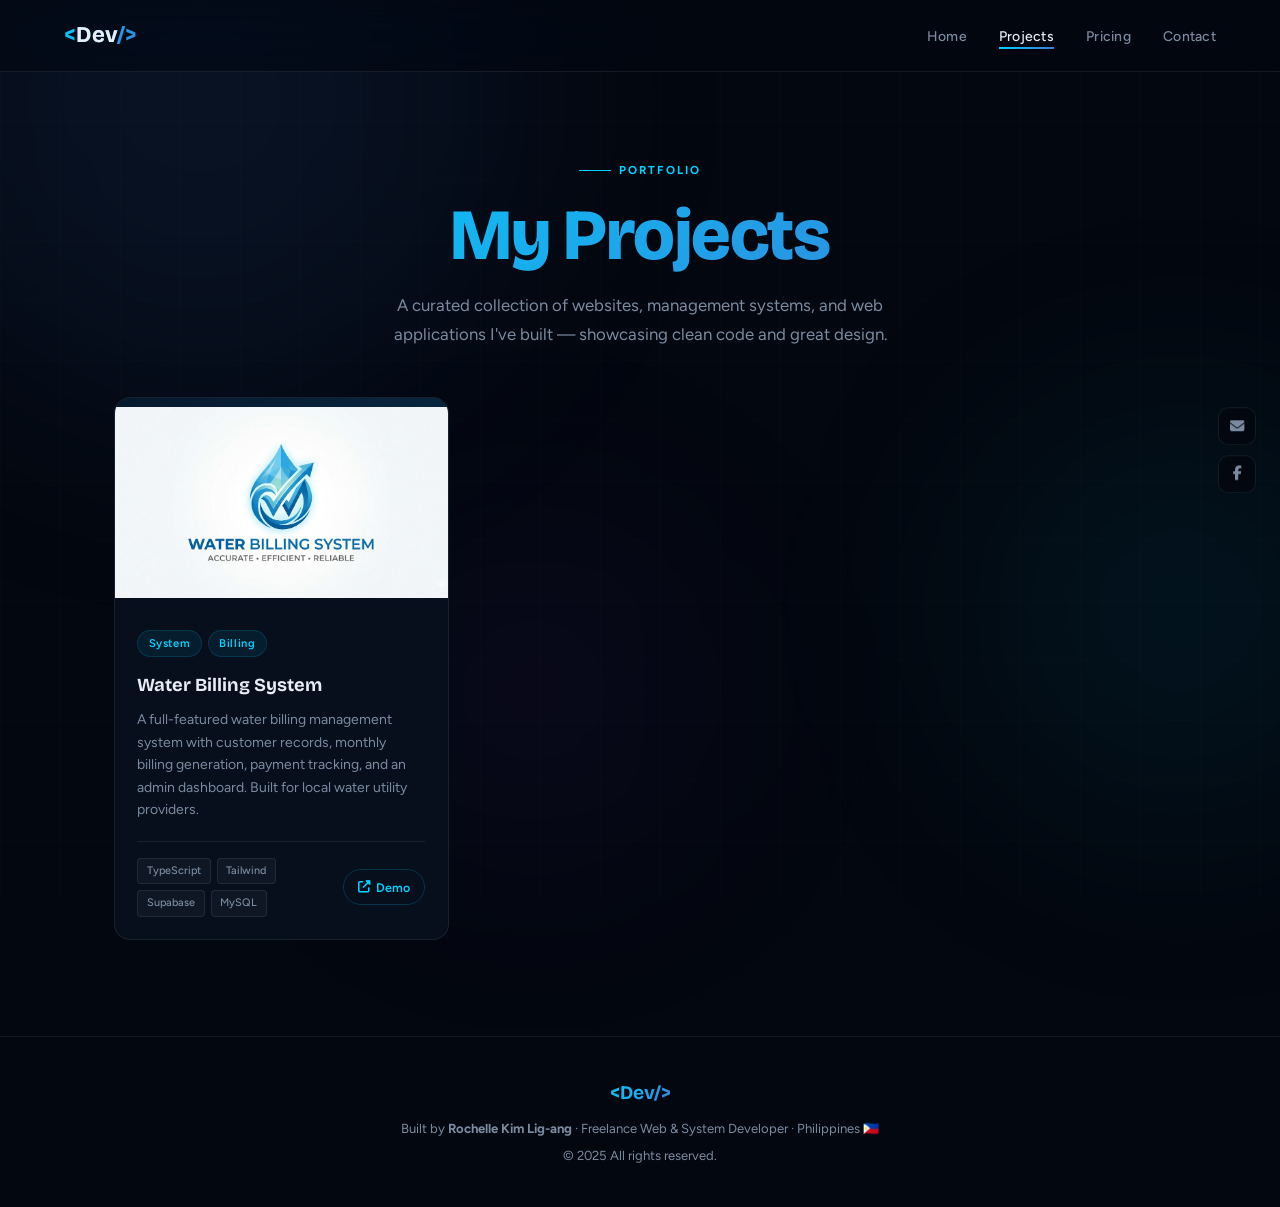
<file: projects.html>
<!DOCTYPE html>
<html lang="en">
<head>
<meta charset="UTF-8">
<meta name="viewport" content="width=device-width, initial-scale=1.0">
<title>Projects — DevPortfolio</title>
<link rel="icon" type="image/svg+xml" href="favicon.svg">
<link rel="stylesheet" href="style.css">
<link rel="stylesheet" href="https://cdnjs.cloudflare.com/ajax/libs/font-awesome/6.5.0/css/all.min.css">
<style>
/* ── PROJECTS PAGE ── */
.page-hero {
  padding: 5rem 0 3rem;
  text-align: center;
  position: relative;
}
.page-hero h1 { margin-bottom: 1rem; }
.page-hero p { color: var(--muted); max-width: 540px; margin: 0 auto; font-size: 1.05rem; }

/* Filter Tabs */
.filter-bar {
  display: flex; flex-wrap: wrap; gap: 0.5rem;
  justify-content: center; margin: 3rem 0 2.5rem;
}
.filter-btn {
  padding: 0.45rem 1.2rem; border-radius: 99px;
  border: 1px solid var(--border); background: none;
  color: var(--muted); font-size: 0.82rem; font-weight: 600;
  cursor: pointer; font-family: var(--body); transition: all 0.2s;
  letter-spacing: 0.04em;
}
.filter-btn:hover { border-color: rgba(0,210,255,0.3); color: var(--text); }
.filter-btn.active { background: var(--grad); color: #fff; border-color: transparent; }

/* Projects Grid */
.projects-grid {
  display: grid; grid-template-columns: repeat(auto-fill, minmax(320px, 1fr));
  gap: 1.5rem; margin-bottom: 6rem;
}

.project-card {
  background: var(--bg2); border: 1px solid var(--border);
  border-radius: var(--radius); overflow: hidden;
  transition: all 0.35s; position: relative;
  display: flex; flex-direction: column;
}
.project-card::before {
  content: ''; position: absolute; inset: 0;
  background: linear-gradient(135deg, rgba(0,210,255,0.04), transparent);
  opacity: 0; transition: opacity 0.35s; pointer-events: none; z-index: 0;
}
.project-card:hover {
  transform: translateY(-7px);
  border-color: rgba(0,210,255,0.25);
  box-shadow: 0 28px 70px rgba(0,0,0,0.45), 0 0 0 1px rgba(0,210,255,0.08);
}
.project-card:hover::before { opacity: 1; }

/* Thumb */
.proj-thumb {
  width: 100%; height: 210px;
  display: flex; align-items: center; justify-content: center;
  font-size: 4rem; position: relative; overflow: hidden;
  flex-shrink: 0;
}
.proj-thumb::after {
  content: ''; position: absolute; inset: 0;
  background: linear-gradient(to bottom, transparent 40%, var(--bg2));
}
.proj-thumb span { position: relative; z-index: 1; filter: drop-shadow(0 4px 12px rgba(0,0,0,0.5)); }

.proj-thumb img{
  width: 350px;
  height: 450px;
  object-fit: contain;
  position: relative;
  z-index: 1;
}

.proj-body { padding: 1.4rem; display: flex; flex-direction: column; flex: 1; position: relative; z-index: 1; }

.proj-tags { display: flex; flex-wrap: wrap; gap: 0.4rem; margin-bottom: 0.8rem; }

.proj-title { font-family: var(--heading); font-size: 1.15rem; font-weight: 700; margin-bottom: 0.5rem; }
.proj-desc { color: var(--muted); font-size: 0.875rem; line-height: 1.6; margin-bottom: 1.2rem; flex: 1; }

.proj-footer {
  display: flex; align-items: center; justify-content: space-between;
  padding-top: 1rem; border-top: 1px solid var(--border); gap: 0.5rem;
}
.tech-pills { display: flex; gap: 0.35rem; flex-wrap: wrap; }
.tech-pill {
  font-size: 0.68rem; padding: 0.2rem 0.55rem; border-radius: 4px;
  background: rgba(255,255,255,0.04); color: var(--muted); font-weight: 500;
  border: 1px solid var(--border);
}
.proj-link {
  display: inline-flex; align-items: center; gap: 0.35rem;
  font-size: 0.78rem; font-weight: 600; color: var(--cyan);
  text-decoration: none; padding: 0.4rem 0.9rem;
  border: 1px solid rgba(0,210,255,0.2); border-radius: 99px;
  transition: all 0.2s; white-space: nowrap; flex-shrink: 0;
}
.proj-link:hover { background: rgba(0,210,255,0.12); border-color: rgba(0,210,255,0.4); }

/* Hidden cards during filter */
.project-card.hide {
  display: none;
}

/* Stats strip */
.stats-strip {
  display: grid; grid-template-columns: repeat(4, 1fr);
  gap: 1rem; margin: 0 0 5rem;
}
.strip-stat {
  text-align: center; padding: 1.5rem 1rem;
  background: var(--bg2); border: 1px solid var(--border); border-radius: var(--radius);
}
.strip-num {
  font-family: var(--heading); font-size: 2rem; font-weight: 800;
  background: var(--grad); -webkit-background-clip: text; -webkit-text-fill-color: transparent;
}
.strip-lbl { font-size: 0.78rem; color: var(--muted); margin-top: 0.25rem; }

@media (max-width: 600px) {
  .stats-strip { grid-template-columns: repeat(2,1fr); }
  .projects-grid { grid-template-columns: 1fr; }
}
</style>
</head>
<body>
<div id="loader"><div class="loader-ring"></div></div>
<div class="grid-bg"></div>
<div class="orb orb-1"></div><div class="orb orb-2"></div><div class="orb orb-3"></div>

<div class="float-socials">
  <a href="mailto:kimligang@gmail.com" class="float-social"><i class="fas fa-envelope"></i></a>
  <a href="https://www.facebook.com/rochelle.kim.lig.ang.2024" target="_blank" class="float-social"><i class="fab fa-facebook-f"></i></a>
</div>
<button id="back-top" onclick="window.scrollTo({top:0,behavior:'smooth'})"><i class="fas fa-chevron-up"></i></button>

<nav id="navbar">
  <a href="index.html" class="nav-logo">&lt;<em>Dev</em>/&gt;</a>
  <button class="hamburger" id="hamburger"><span></span><span></span><span></span></button>
  <ul class="nav-links" id="nav-links">
    <li><a href="index.html">Home</a></li>
    <li><a href="projects.html" class="active">Projects</a></li>
    <li><a href="pricing.html">Pricing</a></li>
    <li><a href="contact.html">Contact</a></li>

  </ul>
</nav>

<div class="page-wrap">
  <div class="container">

    <!-- PAGE HERO -->
    <div class="page-hero page-enter">
      <div class="section-label" style="justify-content:center;margin-bottom:1rem">Portfolio</div>
      <h1 class="page-title">My Projects</h1>
      <p>A curated collection of websites, management systems, and web applications I've built — showcasing clean code and great design.</p>
    </div>

    <!-- GRID -->
    <div class="projects-grid" id="projects-grid">

      <div class="project-card reveal">
        <div class="proj-thumb" style="background:linear-gradient(135deg,#061a2e,#0a2d4a)">
          <img src="waterbilling_logo.jpg" alt="Water Billing Logo">
          </div>
        <div class="proj-body">
          <div class="proj-tags"><span class="tag-cyan">System</span><span class="tag-cyan">Billing</span></div>
          <div class="proj-title">Water Billing System</div>
          <p class="proj-desc">A full-featured water billing management system with customer records, monthly billing generation, payment tracking, and an admin dashboard. Built for local water utility providers.</p>
          <div class="proj-footer">
            <div class="tech-pills">
              <span class="tech-pill">TypeScript</span>
              <span class="tech-pill">Tailwind</span>
              <span class="tech-pill">Supabase</span>
              <span class="tech-pill">MySQL</span>
            </div>
            <a href="#" class="proj-link"><i class="fas fa-external-link-alt"></i> Demo</a>
          </div>
        </div>
      </div>

    </div>
  </div>
</div>

<footer>
  <div class="container">
    <div class="footer-logo">&lt;Dev/&gt;</div>
    <p>Built by <strong>Rochelle Kim Lig-ang</strong> · Freelance Web & System Developer · Philippines 🇵🇭</p>
    <p style="margin-top:0.3rem">© 2025 All rights reserved.</p>
  </div>
</footer>

<script>
// Hide loader on load or after 1.5s max (fallback)
const hideLoader = () => document.getElementById('loader').classList.add('gone');
window.addEventListener('load', () => setTimeout(hideLoader, 300));
setTimeout(hideLoader, 1500);
window.addEventListener('scroll', () => {
  document.getElementById('navbar').classList.toggle('scrolled', scrollY > 40);
  document.getElementById('back-top').classList.toggle('visible', scrollY > 400);
});
const ham = document.getElementById('hamburger'), nl = document.getElementById('nav-links');
ham.addEventListener('click', () => {
  nl.classList.toggle('open');
  const sp = ham.querySelectorAll('span');
  if (nl.classList.contains('open')) { sp[0].style.transform='rotate(45deg) translate(5px,5px)';sp[1].style.opacity='0';sp[2].style.transform='rotate(-45deg) translate(5px,-5px)'; }
  else { sp.forEach(s=>{s.style.transform='';s.style.opacity='';}); }
});

const obs = new IntersectionObserver(entries => {
  entries.forEach(e => { if (e.isIntersecting) { e.target.classList.add('visible'); obs.unobserve(e.target); } });
}, { threshold: 0.08 });
document.querySelectorAll('.reveal').forEach(el => obs.observe(el));

</script>
</body>
</html>
</file>
<file: style.css>
@import url('https://fonts.googleapis.com/css2?family=Bricolage+Grotesque:opsz,wght@12..96,300;12..96,400;12..96,600;12..96,700;12..96,800&family=Figtree:wght@300;400;500;600&display=swap');

:root {
  --bg: #03070f;
  --bg2: #070e1c;
  --bg3: #0a1427;
  --surface: rgba(255,255,255,0.04);
  --border: rgba(255,255,255,0.08);
  --border-glow: rgba(0,210,255,0.3);
  --cyan: #00d2ff;
  --blue: #3a7bd5;
  --purple: #7c3aed;
  --grad: linear-gradient(135deg, #00d2ff, #3a7bd5);
  --grad2: linear-gradient(135deg, #3a7bd5, #7c3aed);
  --text: #e8edf5;
  --muted: #7a8ba0;
  --heading: 'Bricolage Grotesque', sans-serif;
  --body: 'Figtree', sans-serif;
  --nav-h: 72px;
  --radius: 16px;
  --radius-sm: 10px;
  --max-w: 1180px;
}

*, *::before, *::after { box-sizing: border-box; margin: 0; padding: 0; }
html { scroll-behavior: smooth; }
body {
  font-family: var(--body);
  background: var(--bg);
  color: var(--text);
  line-height: 1.7;
  overflow-x: hidden;
  min-height: 100vh;
}

::-webkit-scrollbar { width: 4px; }
::-webkit-scrollbar-track { background: var(--bg); }
::-webkit-scrollbar-thumb { background: var(--blue); border-radius: 99px; }

/* ── ORBS ── */
.orb { position: fixed; border-radius: 50%; filter: blur(120px); pointer-events: none; z-index: 0; }
.orb-1 { width: 600px; height: 600px; background: rgba(58,123,213,0.1); top: -200px; left: -100px; }
.orb-2 { width: 400px; height: 400px; background: rgba(0,210,255,0.07); bottom: 10%; right: -100px; }
.orb-3 { width: 300px; height: 300px; background: rgba(124,58,237,0.08); top: 60%; left: 30%; }

/* ── GRID DECO ── */
.grid-bg {
  position: fixed; inset: 0; z-index: 0; pointer-events: none;
  background-image:
    linear-gradient(rgba(255,255,255,0.012) 1px, transparent 1px),
    linear-gradient(90deg, rgba(255,255,255,0.012) 1px, transparent 1px);
  background-size: 60px 60px;
}

/* ── LOADER ── */
#loader {
  position: fixed; inset: 0; z-index: 9999;
  background: var(--bg);
  display: flex; align-items: center; justify-content: center;
  transition: opacity 0.5s, visibility 0.5s;
}
#loader.gone { opacity: 0; visibility: hidden; }
.loader-ring {
  width: 48px; height: 48px; border-radius: 50%;
  border: 2px solid var(--border);
  border-top-color: var(--cyan);
  animation: spin 0.8s linear infinite;
}
@keyframes spin { to { transform: rotate(360deg); } }

/* ── NAV ── */
nav {
  position: fixed; top: 0; left: 0; right: 0; z-index: 1000;
  height: var(--nav-h);
  display: flex; align-items: center;
  padding: 0 clamp(1.5rem, 5vw, 4rem);
  background: rgba(3,7,15,0.6);
  backdrop-filter: blur(24px) saturate(1.4);
  -webkit-backdrop-filter: blur(24px) saturate(1.4);
  border-bottom: 1px solid var(--border);
  transition: background 0.3s;
}
nav.scrolled { background: rgba(3,7,15,0.9); }

.nav-logo {
  font-family: var(--heading); font-size: 1.4rem; font-weight: 700;
  text-decoration: none; margin-right: auto;
  background: var(--grad); -webkit-background-clip: text; -webkit-text-fill-color: transparent;
}
.nav-logo em { font-style: normal; -webkit-text-fill-color: var(--text); }

.nav-links { display: flex; gap: 2rem; list-style: none; align-items: center; }
.nav-links a {
  font-size: 0.875rem; font-weight: 500; color: var(--muted);
  text-decoration: none; letter-spacing: 0.02em;
  position: relative; padding: 4px 0;
  transition: color 0.2s;
}
.nav-links a::after {
  content: ''; position: absolute; bottom: 0; left: 0; right: 0;
  height: 1.5px; background: var(--grad);
  transform: scaleX(0); transform-origin: left;
  transition: transform 0.3s;
}
.nav-links a:hover, .nav-links a.active { color: var(--text); }
.nav-links a.active::after, .nav-links a:hover::after { transform: scaleX(1); }
.nav-links a.nav-cta {
  padding: 0.45rem 1.2rem; border-radius: 99px;
  background: var(--grad); color: #fff !important; font-weight: 600;
  transition: opacity 0.2s, transform 0.2s !important;
}
.nav-links a.nav-cta::after { display: none !important; }
.nav-links a.nav-cta:hover { opacity: 0.85; transform: translateY(-1px); }

.hamburger {
  display: none; cursor: pointer; background: none;
  border: none; padding: 8px; flex-direction: column; gap: 5px;
}
.hamburger span { display: block; width: 22px; height: 2px; background: var(--text); border-radius: 2px; transition: all 0.3s; }

/* ── CONTAINER ── */
.container { max-width: var(--max-w); margin: 0 auto; padding: 0 clamp(1.5rem, 5vw, 4rem); }

/* ── PAGE WRAPPER ── */
.page-wrap { position: relative; z-index: 1; padding-top: var(--nav-h); }

/* ── SECTION LABELS ── */
.section-label {
  display: inline-flex; align-items: center; gap: 0.5rem;
  font-size: 0.72rem; font-weight: 700; letter-spacing: 0.18em;
  text-transform: uppercase; color: var(--cyan); margin-bottom: 0.8rem;
}
.section-label::before { content: ''; width: 2rem; height: 1px; background: var(--cyan); }

h1.page-title, h2.section-title {
  font-family: var(--heading); font-weight: 800; line-height: 1.1;
  background: var(--grad); -webkit-background-clip: text; -webkit-text-fill-color: transparent;
}
h1.page-title { font-size: clamp(2.8rem, 6vw, 4.5rem); letter-spacing: -0.02em; }
h2.section-title { font-size: clamp(1.8rem, 3.5vw, 2.8rem); margin-bottom: 0.8rem; }

.section-sub { color: var(--muted); font-size: 1rem; max-width: 560px; margin-bottom: 3rem; }

/* ── BUTTONS ── */
.btn {
  display: inline-flex; align-items: center; gap: 0.5rem;
  padding: 0.75rem 1.8rem; border-radius: 99px;
  font-weight: 600; font-size: 0.95rem; cursor: pointer;
  text-decoration: none; border: none; font-family: var(--body);
  transition: all 0.25s;
}
.btn-primary { background: var(--grad); color: #fff; box-shadow: 0 0 30px rgba(0,210,255,0.2); }
.btn-primary:hover { transform: translateY(-2px); box-shadow: 0 0 40px rgba(0,210,255,0.35); }
.btn-outline { background: transparent; color: var(--text); border: 1px solid var(--border-glow); }
.btn-outline:hover { background: rgba(0,210,255,0.08); transform: translateY(-2px); }
.btn-ghost { background: rgba(255,255,255,0.04); color: var(--muted); border: 1px solid var(--border); }
.btn-ghost:hover { color: var(--text); border-color: var(--border-glow); }

/* ── FLOATING SOCIALS ── */
.float-socials {
  position: fixed; right: 1.5rem; top: 50%; transform: translateY(-50%);
  z-index: 500; display: flex; flex-direction: column; gap: 0.6rem;
}
.float-social {
  width: 38px; height: 38px; border-radius: 10px;
  display: flex; align-items: center; justify-content: center;
  background: rgba(3,7,15,0.8); backdrop-filter: blur(12px);
  border: 1px solid var(--border); color: var(--muted);
  text-decoration: none; font-size: 0.9rem;
  transition: all 0.2s;
}
.float-social:hover { background: var(--grad); color: #fff; border-color: transparent; transform: translateX(-4px); }

/* ── BACK TO TOP ── */
#back-top {
  position: fixed; bottom: 2rem; right: 1.5rem; z-index: 500;
  width: 42px; height: 42px; border-radius: 12px;
  background: var(--grad); color: #fff; border: none; cursor: pointer;
  display: flex; align-items: center; justify-content: center; font-size: 0.9rem;
  box-shadow: 0 4px 20px rgba(0,210,255,0.25);
  opacity: 0; transform: translateY(20px); transition: all 0.3s;
}
#back-top.visible { opacity: 1; transform: translateY(0); }
#back-top:hover { transform: translateY(-3px); }

/* ── FOOTER ── */
footer {
  position: relative; z-index: 1;
  border-top: 1px solid var(--border);
  padding: 2.5rem 0; text-align: center; margin-top: auto;
}
.footer-logo {
  font-family: var(--heading); font-size: 1.2rem; font-weight: 700;
  background: var(--grad); -webkit-background-clip: text; -webkit-text-fill-color: transparent;
  display: inline-block; margin-bottom: 0.5rem;
}
footer p { color: var(--muted); font-size: 0.82rem; }

/* ── PAGE TRANSITION ── */
.page-enter {
  animation: fadeUp 0.55s ease both;
}
@keyframes fadeUp {
  from { opacity: 0; transform: translateY(24px); }
  to   { opacity: 1; transform: translateY(0); }
}

/* ── REVEAL ── */
.reveal { opacity: 0; transform: translateY(28px); transition: opacity 0.65s ease, transform 0.65s ease; }
.reveal.visible { opacity: 1; transform: none; }
.delay-1 { transition-delay: 0.1s; }
.delay-2 { transition-delay: 0.2s; }
.delay-3 { transition-delay: 0.3s; }
.delay-4 { transition-delay: 0.4s; }

/* ── TAGS / CHIPS ── */
.chip {
  padding: 0.28rem 0.8rem; border-radius: 99px; font-size: 0.75rem; font-weight: 500;
  border: 1px solid var(--border); color: var(--muted); transition: all 0.2s;
}
.chip:hover { border-color: rgba(0,210,255,0.4); color: var(--cyan); }
.tag-cyan {
  font-size: 0.7rem; font-weight: 600; letter-spacing: 0.05em;
  padding: 0.2rem 0.65rem; border-radius: 99px;
  background: rgba(0,210,255,0.08); color: var(--cyan);
  border: 1px solid rgba(0,210,255,0.15);
}

/* ── MOBILE ── */
@media (max-width: 768px) {
  .hamburger { display: flex; }
  .nav-links {
    position: fixed; inset: var(--nav-h) 0 0 0;
    background: rgba(3,7,15,0.98); backdrop-filter: blur(24px);
    flex-direction: column; justify-content: center; gap: 2.5rem; font-size: 1.1rem;
    transform: translateX(100%); transition: transform 0.35s;
  }
  .nav-links.open { transform: translateX(0); }
  .float-socials { display: none; }
}
</file>
